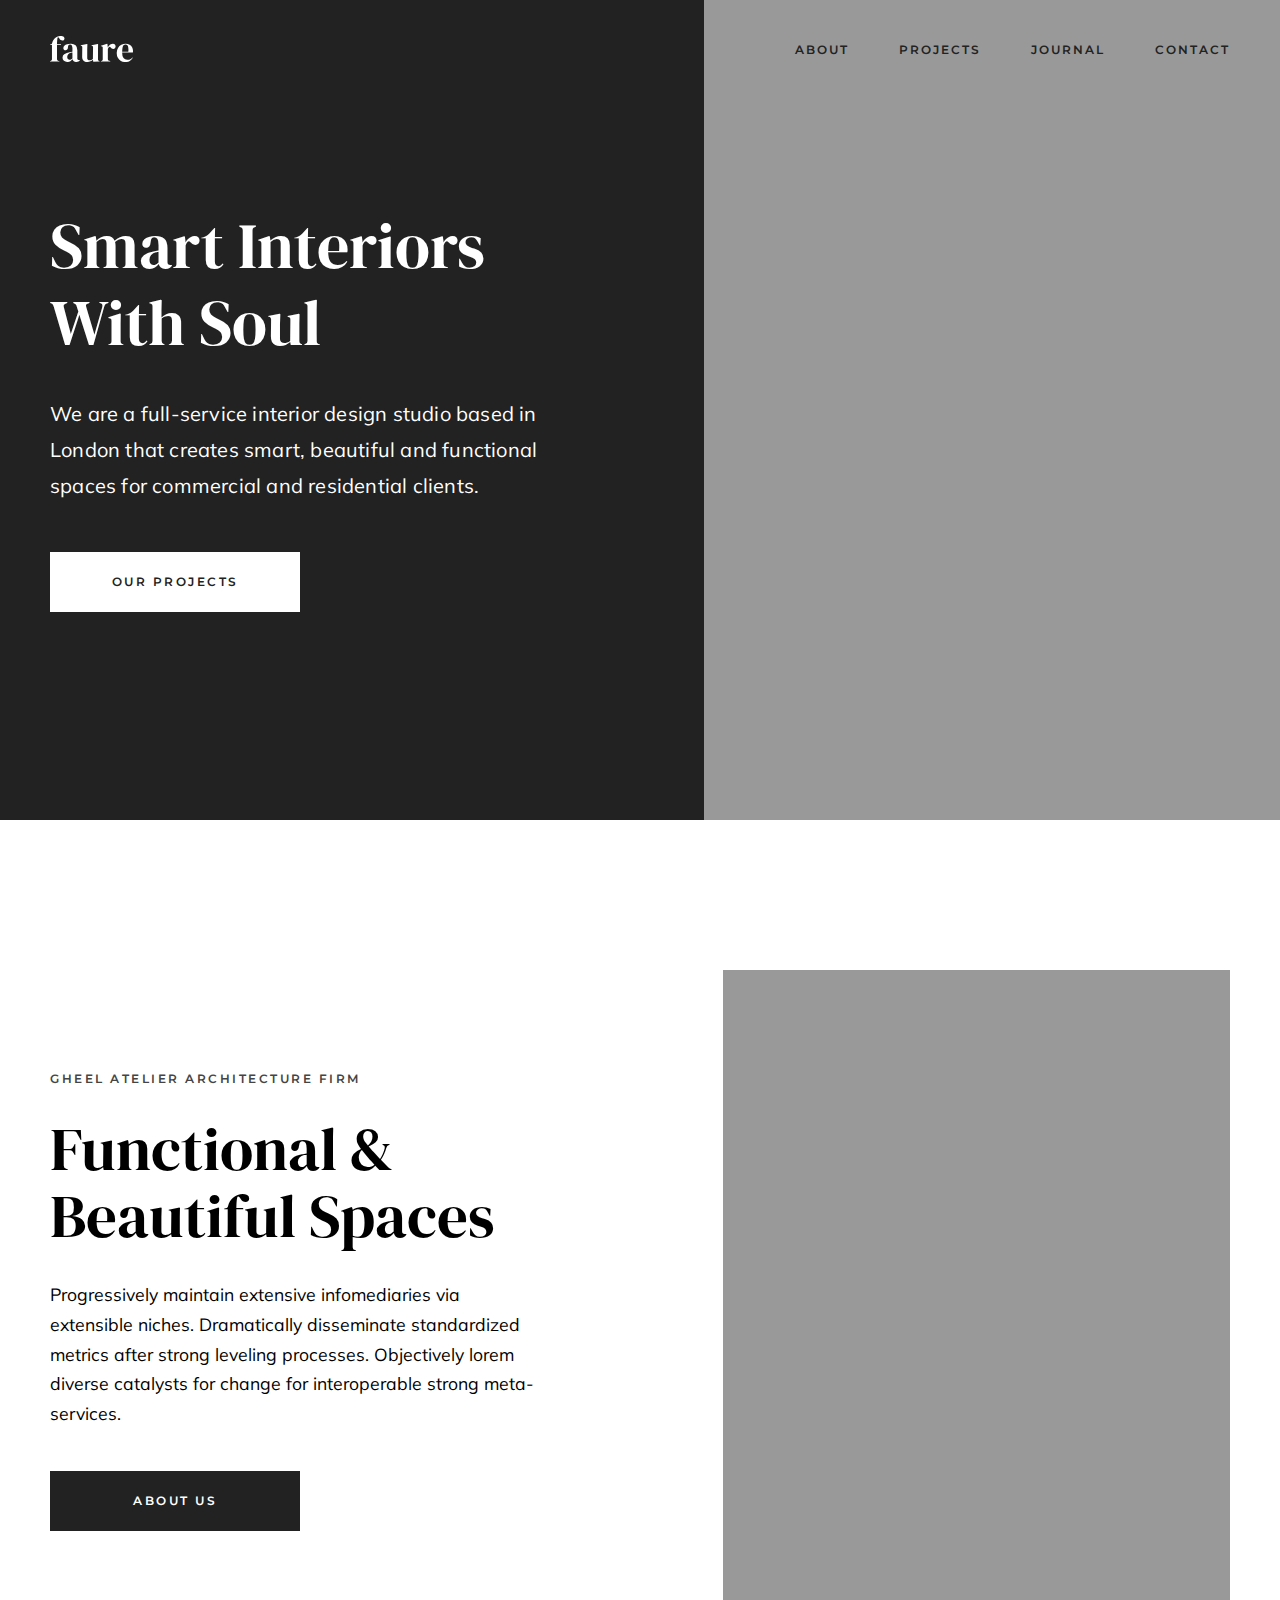
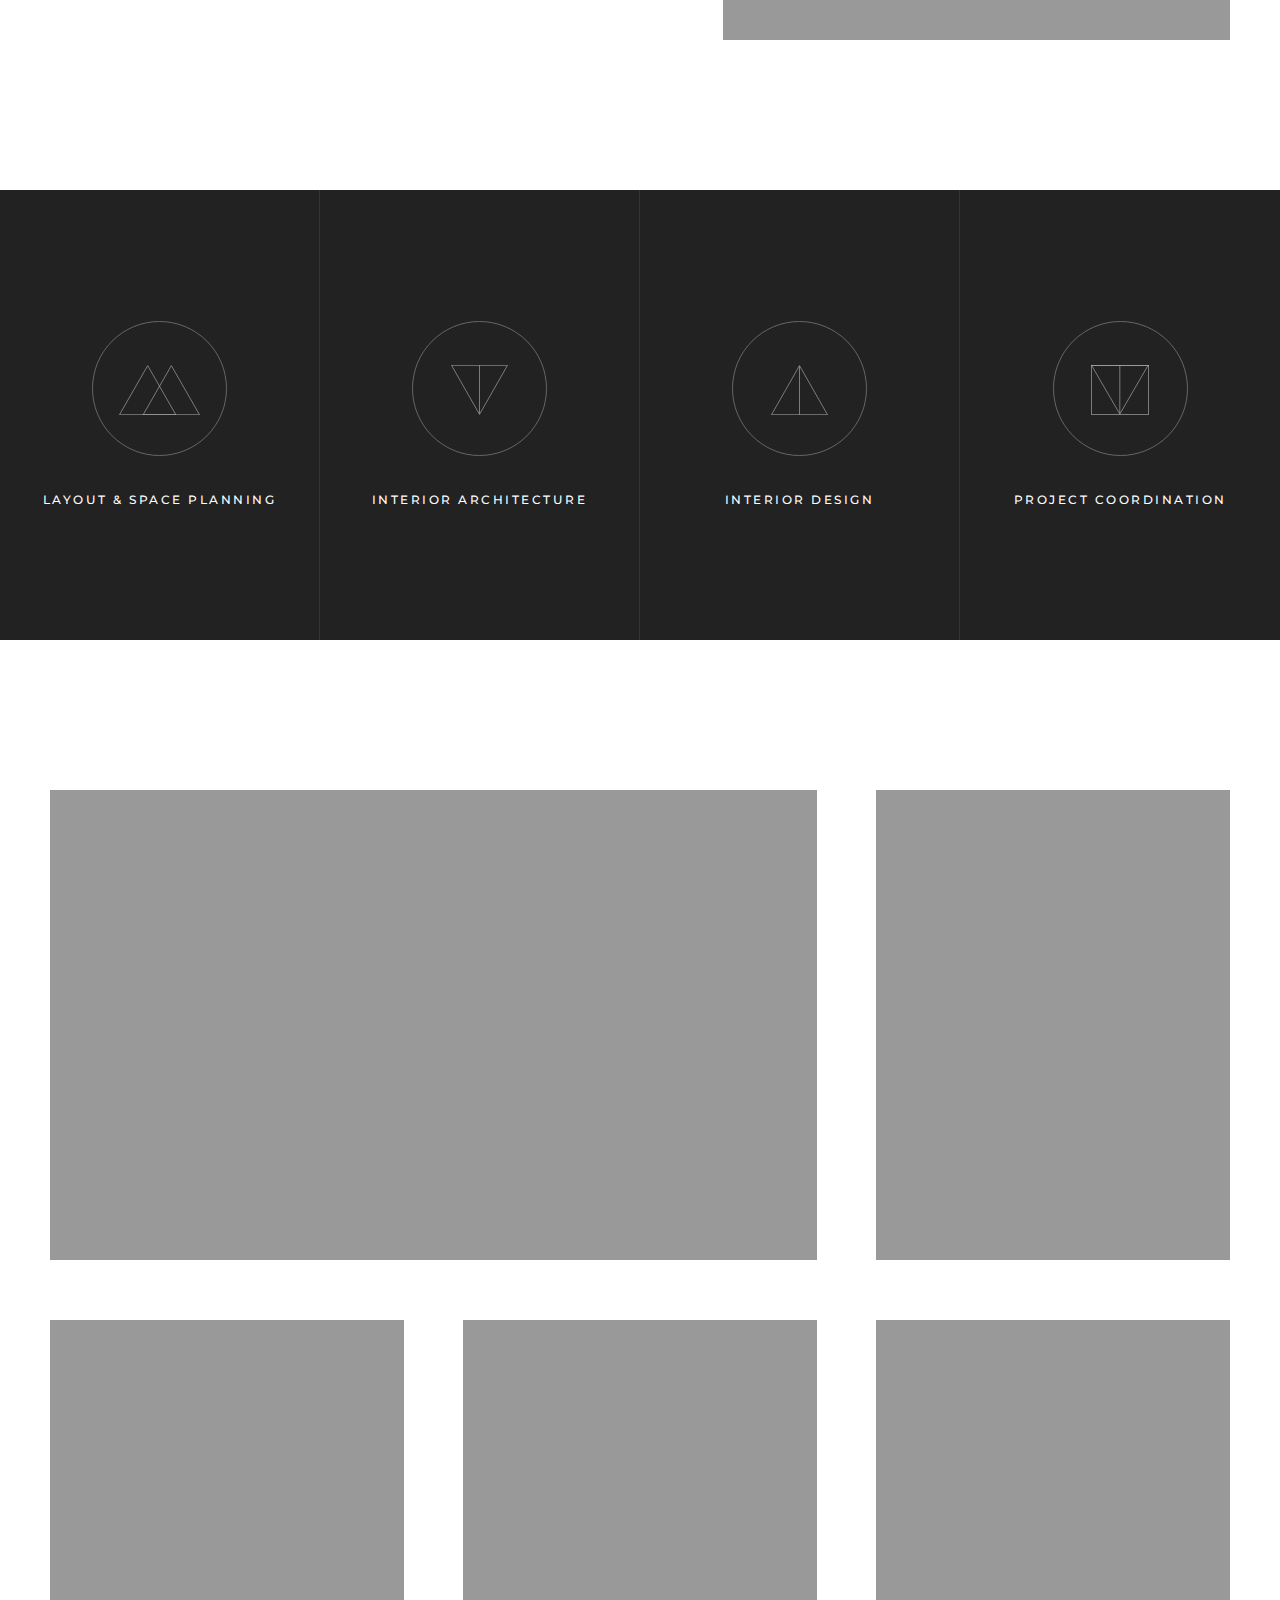
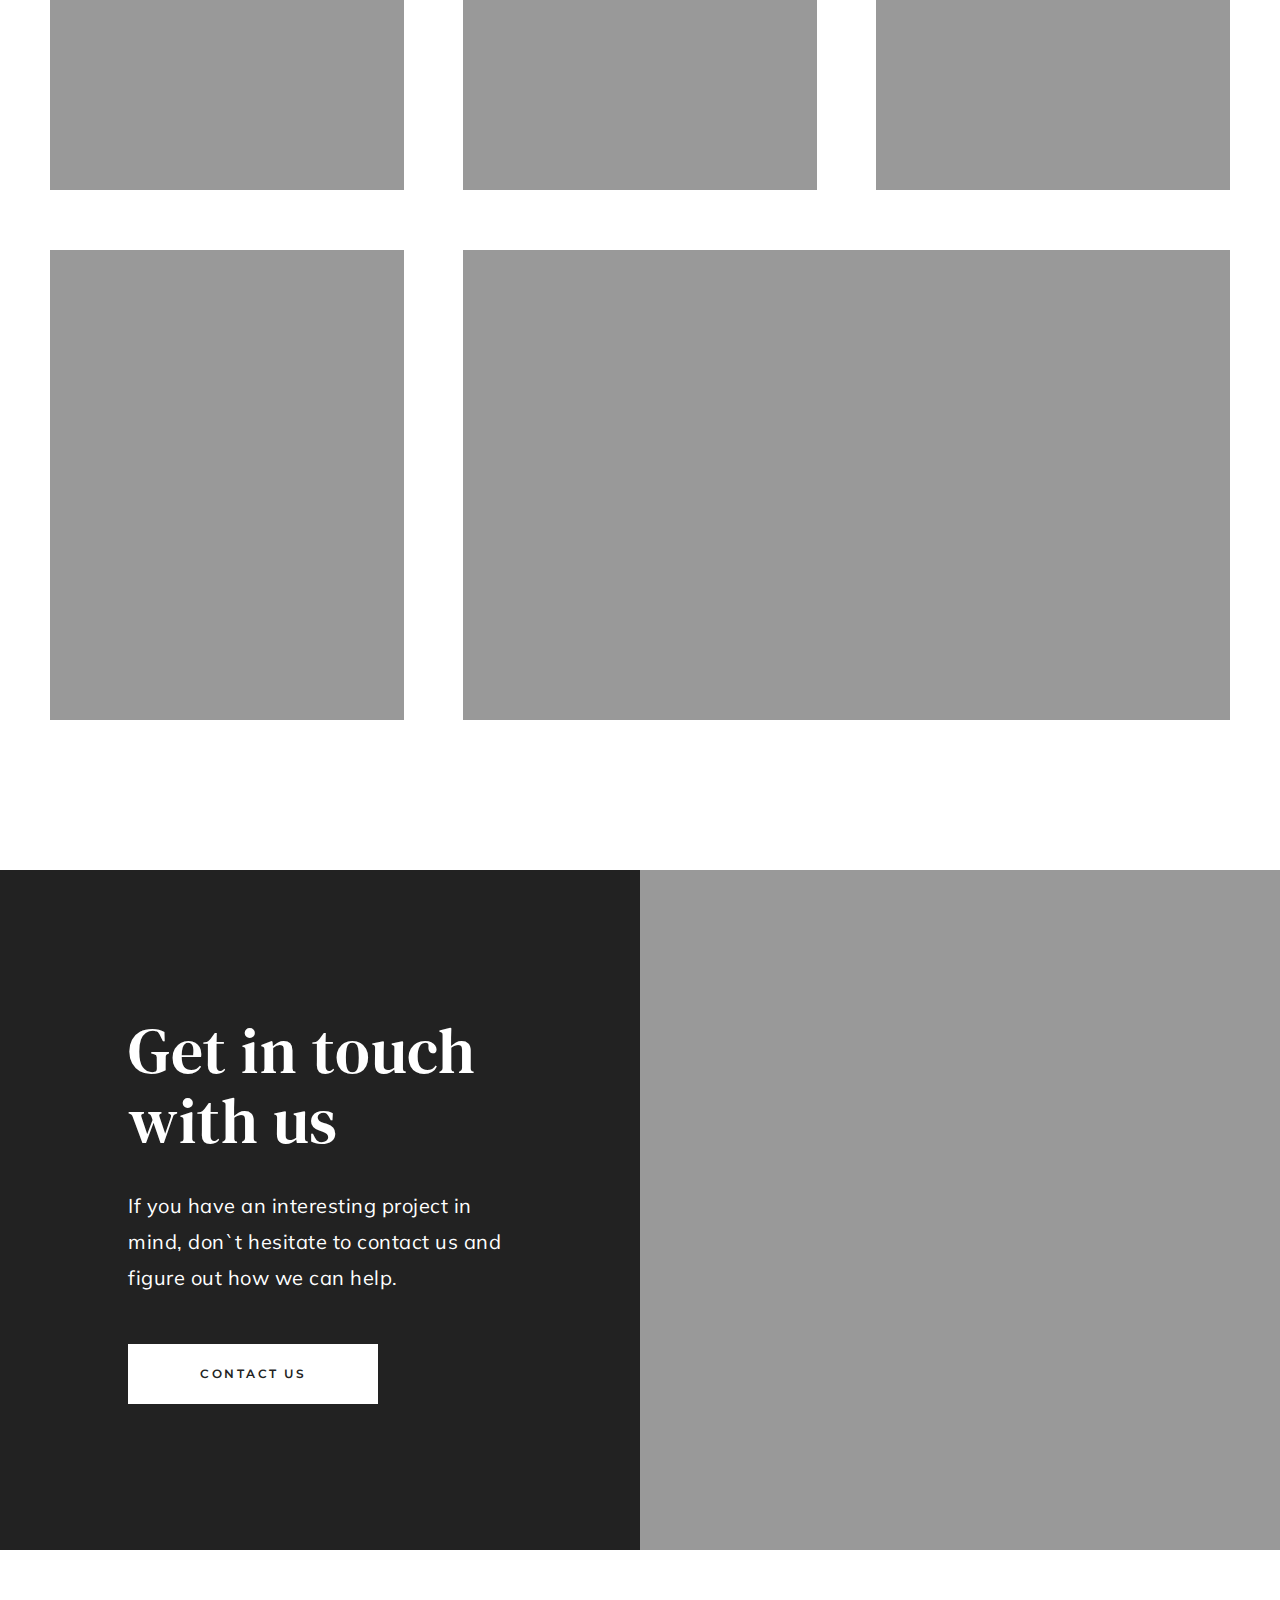
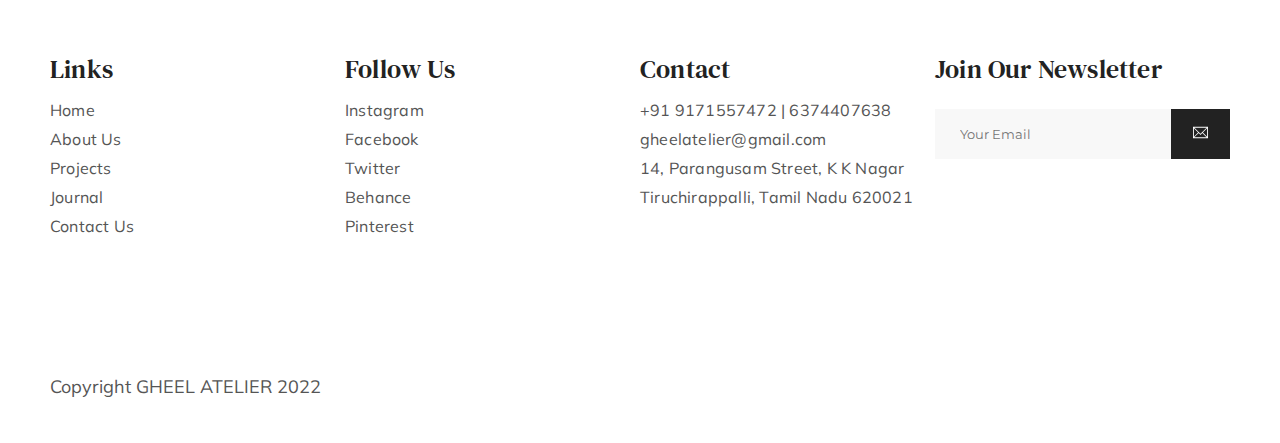
<file: index.html>
<!DOCTYPE html>
<html lang="en">
  <head>
    <!-- Metas -->
    <meta charset="UTF-8" />
    <meta
      name="viewport"
      content="width=device-width, initial-scale=1.0, maximum-scale=1.0, user-scalable=0"
    />
    <title>GHEEL ATELIER &amp; Architecture Firm</title>
    <meta name="description" content="GHEEL ATELIER &amp; Architecture Firm" />

    <!-- External CSS -->
    <link rel="stylesheet" href="assets/css/themify-icons.css" />

    <!-- Custom CSS -->
    <link rel="stylesheet" href="assets/css/main.css" />
    <link rel="stylesheet" href="assets/css/colors.css" />
    <link rel="stylesheet" href="assets/css/responsive.css" />

    <!-- Google Fonts -->
    <link
      href="https://fonts.googleapis.com/css?family=DM+Serif+Display%7CDM+Serif+Text%7CMontserrat:400,500,600%7CMuli:400,600,700&display=swap"
      rel="stylesheet"
    />

    <!-- Favicon -->
    <link rel="icon" href="assets/img/favicon.png" />
  </head>
  <body>
    <!-- ========== Main ========== -->

    <main>
      <div class="main-hero">
        <!-- ========== Header ========== -->

        <header class="header">
          <div class="container">
            <a href="index.html">
              <img
                src="assets/img/logo-white.svg"
                alt="Faure Logo"
                class="logo"
              />
            </a>

            <a href="#" class="open-nav open-nav-inverse"><i></i></a>

            <nav class="navigation">
              <ul>
                <li><a href="about.html">about</a></li>
                <li><a href="projects.html">projects</a></li>
                <li><a href="journal.html">journal</a></li>
                <li><a href="contact.html">contact</a></li>
              </ul>
            </nav>
            <!-- /.navigation -->

            <div class="clearfix"></div>
          </div>
          <!-- /.container -->
        </header>
        <!-- /.header -->

        <div class="container">
          <div class="block-1">
            <div class="content">
              <h1>
                smart interiors <br />
                with soul
              </h1>
              <p>
                We are a full-service interior design studio based in London
                that creates smart, beautiful and functional spaces for
                commercial and residential clients.
              </p>
              <a href="projects.html" class="btn-inverse">our projects</a>
            </div>
          </div>
        </div>
        <!-- /.container -->

        <div class="main-hero-image"></div>

        <div class="clearfix"></div>
      </div>
      <!-- /.main-hero -->

      <div class="about-us">
        <div class="container">
          <div class="block-1">
            <div class="content">
              <h3>gheel atelier architecture firm</h3>
              <h2>
                functional &amp;<br />
                beautiful spaces
              </h2>
              <p>
                Progressively maintain extensive infomediaries via extensible
                niches. Dramatically disseminate standardized metrics after
                strong leveling processes. Objectively lorem diverse catalysts
                for change for interoperable strong meta-services.
              </p>
              <a href="about.html" class="btn">about us</a>
            </div>
          </div>
          <!-- /.block-1 -->

          <div class="block-2">
            <div class="about-image">
              <img src="assets/img/about-image.jpg" alt="" class="img-cover" />
            </div>
          </div>
          <!-- /.block-2 -->

          <div class="clearfix"></div>
        </div>
        <!-- /.container -->
      </div>
      <!-- /.about-us -->

      <div class="services">
        <div class="item">
          <div class="content">
            <div class="icon">
              <i><img src="assets/img/01_icon.svg" alt="" /></i>
            </div>
            <h2>layout &amp; space planning</h2>
          </div>
        </div>

        <div class="item">
          <div class="content">
            <div class="icon">
              <i><img src="assets/img/02_icon.svg" alt="" /></i>
            </div>
            <h2>interior architecture</h2>
          </div>
        </div>

        <div class="item">
          <div class="content">
            <div class="icon">
              <i><img src="assets/img/03_icon.svg" alt="" /></i>
            </div>
            <h2>interior design</h2>
          </div>
        </div>

        <div class="item">
          <div class="content">
            <div class="icon">
              <i><img src="assets/img/04_icon.svg" alt="" /></i>
            </div>
            <h2>project coordination</h2>
          </div>
        </div>

        <div class="clearfix"></div>
      </div>
      <!-- /.services -->

      <div class="featured-works">
        <div class="container">
          <a href="case-study.html">
            <div class="featured-works-item">
              <img
                src="assets/img/image-placeholder.jpg"
                alt=""
                class="img-cover"
              />
              <div class="overlay">
                <div class="content">
                  <span>residenital</span><span>2019</span>
                  <h2>cobble hill house</h2>
                </div>
              </div>
            </div>
          </a>

          <a href="case-study.html">
            <div class="featured-works-item">
              <img
                src="assets/img/image-placeholder.jpg"
                alt=""
                class="img-cover"
              />
              <div class="overlay">
                <div class="content">
                  <span>residenital</span><span>2019</span>
                  <h2>oakstreet guest house</h2>
                </div>
              </div>
            </div>
          </a>

          <a href="case-study.html">
            <div class="featured-works-item">
              <img
                src="assets/img/image-placeholder.jpg"
                alt=""
                class="img-cover"
              />
              <div class="overlay">
                <div class="content">
                  <span>residenital</span><span>2019</span>
                  <h2>etoile penthouse</h2>
                </div>
              </div>
            </div>
          </a>

          <a href="case-study.html">
            <div class="featured-works-item">
              <img
                src="assets/img/image-placeholder.jpg"
                alt=""
                class="img-cover"
              />
              <div class="overlay">
                <div class="content">
                  <span>residenital</span><span>2019</span>
                  <h2>waterhouse residence</h2>
                </div>
              </div>
            </div>
          </a>

          <a href="case-study.html">
            <div class="featured-works-item">
              <img
                src="assets/img/image-placeholder.jpg"
                alt=""
                class="img-cover"
              />
              <div class="overlay">
                <div class="content">
                  <span>residenital</span><span>2019</span>
                  <h2>modern apartment</h2>
                </div>
              </div>
            </div>
          </a>

          <a href="case-study.html">
            <div class="featured-works-item">
              <img
                src="assets/img/image-placeholder.jpg"
                alt=""
                class="img-cover"
              />
              <div class="overlay">
                <div class="content">
                  <span>commercial</span><span>2019</span>
                  <h2>blue moon complex</h2>
                </div>
              </div>
            </div>
          </a>

          <a href="case-study.html">
            <div class="featured-works-item">
              <img
                src="assets/img/image-placeholder.jpg"
                alt=""
                class="img-cover"
              />
              <div class="overlay">
                <div class="content">
                  <span>hotels</span><span>2019</span>
                  <h2>jourdain hotel</h2>
                </div>
              </div>
            </div>
          </a>

          <div class="clearfix"></div>
        </div>
        <!-- /.container -->
      </div>
      <!-- /.featured-works -->

      <div class="contact-us">
        <div class="block-1">
          <div class="content">
            <h2>Get in touch with us</h2>
            <p>
              If you have an interesting project in mind, don`t hesitate to
              contact us and figure out how we can help.
            </p>
            <a href="contact.html" class="btn-inverse">contact us</a>
          </div>
        </div>

        <div class="block-2"></div>

        <div class="clearfix"></div>
      </div>
      <!-- /.contact-us -->
    </main>
    <!-- /main -->

    <!-- ========== Footer ========== -->

    <footer>
      <div class="container">
        <div class="footer-details">
          <ul>
            <li>links</li>
            <li><a href="index.html">home</a></li>
            <li><a href="about.html">about us</a></li>
            <li><a href="projects.html">projects</a></li>
            <li><a href="journal.html">journal</a></li>
            <li><a href="contact.html">contact us</a></li>
          </ul>
        </div>

        <div class="footer-details">
          <ul>
            <li>follow us</li>
            <li>
              <a
                href="https://www.instagram.com/amirthanandhini/"
                target="_blank"
                >instagram</a
              >
            </li>
            <li>
              <a href="https://www.facebook.com/gheelatelier" target="_blank"
                >facebook</a
              >
            </li>
            <li><a href="#">twitter</a></li>
            <li><a href="#">behance</a></li>
            <li><a href="#">pinterest</a></li>
          </ul>
        </div>

        <div class="footer-details">
          <ul>
            <li>contact</li>
            <li>+91 9171557472 | 6374407638</li>
            <li class="footer-email">
              <a href="mailto:" class="mail-link">gheelatelier@gmail.com</a>
            </li>
            <li>14, Parangusam Street, K K Nagar</li>
            <li>Tiruchirappalli, Tamil Nadu 620021</li>
          </ul>
        </div>

        <div class="footer-details">
          <ul>
            <li>join our newsletter</li>
            <li>
              <form class="subscribe-form" action="#">
                <input type="email" placeholder="Your Email" required />
                <button type="submit">
                  <img src="assets/img/email.svg" alt="" />
                </button>
              </form>
              <div class="clearfix"></div>
            </li>
          </ul>
        </div>

        <div class="clearfix"></div>

        <p class="copyright">
          copyright <i class="far fa-copyright"></i> GHEEL ATELIER 2022
        </p>
      </div>
      <!-- /.container -->
    </footer>
    <!-- /.footer -->

    <!-- ========== Responsive Navigation ========== -->

    <div class="responsive-nav-container">
      <a href="#" class="close-nav"><i class="ti-close"></i></a>

      <nav class="responsive-nav">
        <ul>
          <li><a href="index.html">home</a></li>
          <li><a href="about.html">about</a></li>
          <li><a href="projects.html">projects</a></li>
          <li><a href="journal.html">journal</a></li>
          <li><a href="contact.html">contact</a></li>
        </ul>
      </nav>
      <!-- /.responsive-nav -->

      <ul class="social-links">
        <li><a href="#">facebook</a></li>
        <li><a href="#">twitter</a></li>
        <li><a href="#">instagram</a></li>
        <li><a href="#">behance</a></li>
      </ul>
    </div>
    <!-- /.responsive-nav-container -->

    <script src="assets/js/main.js"></script>
  </body>
</html>
</file>
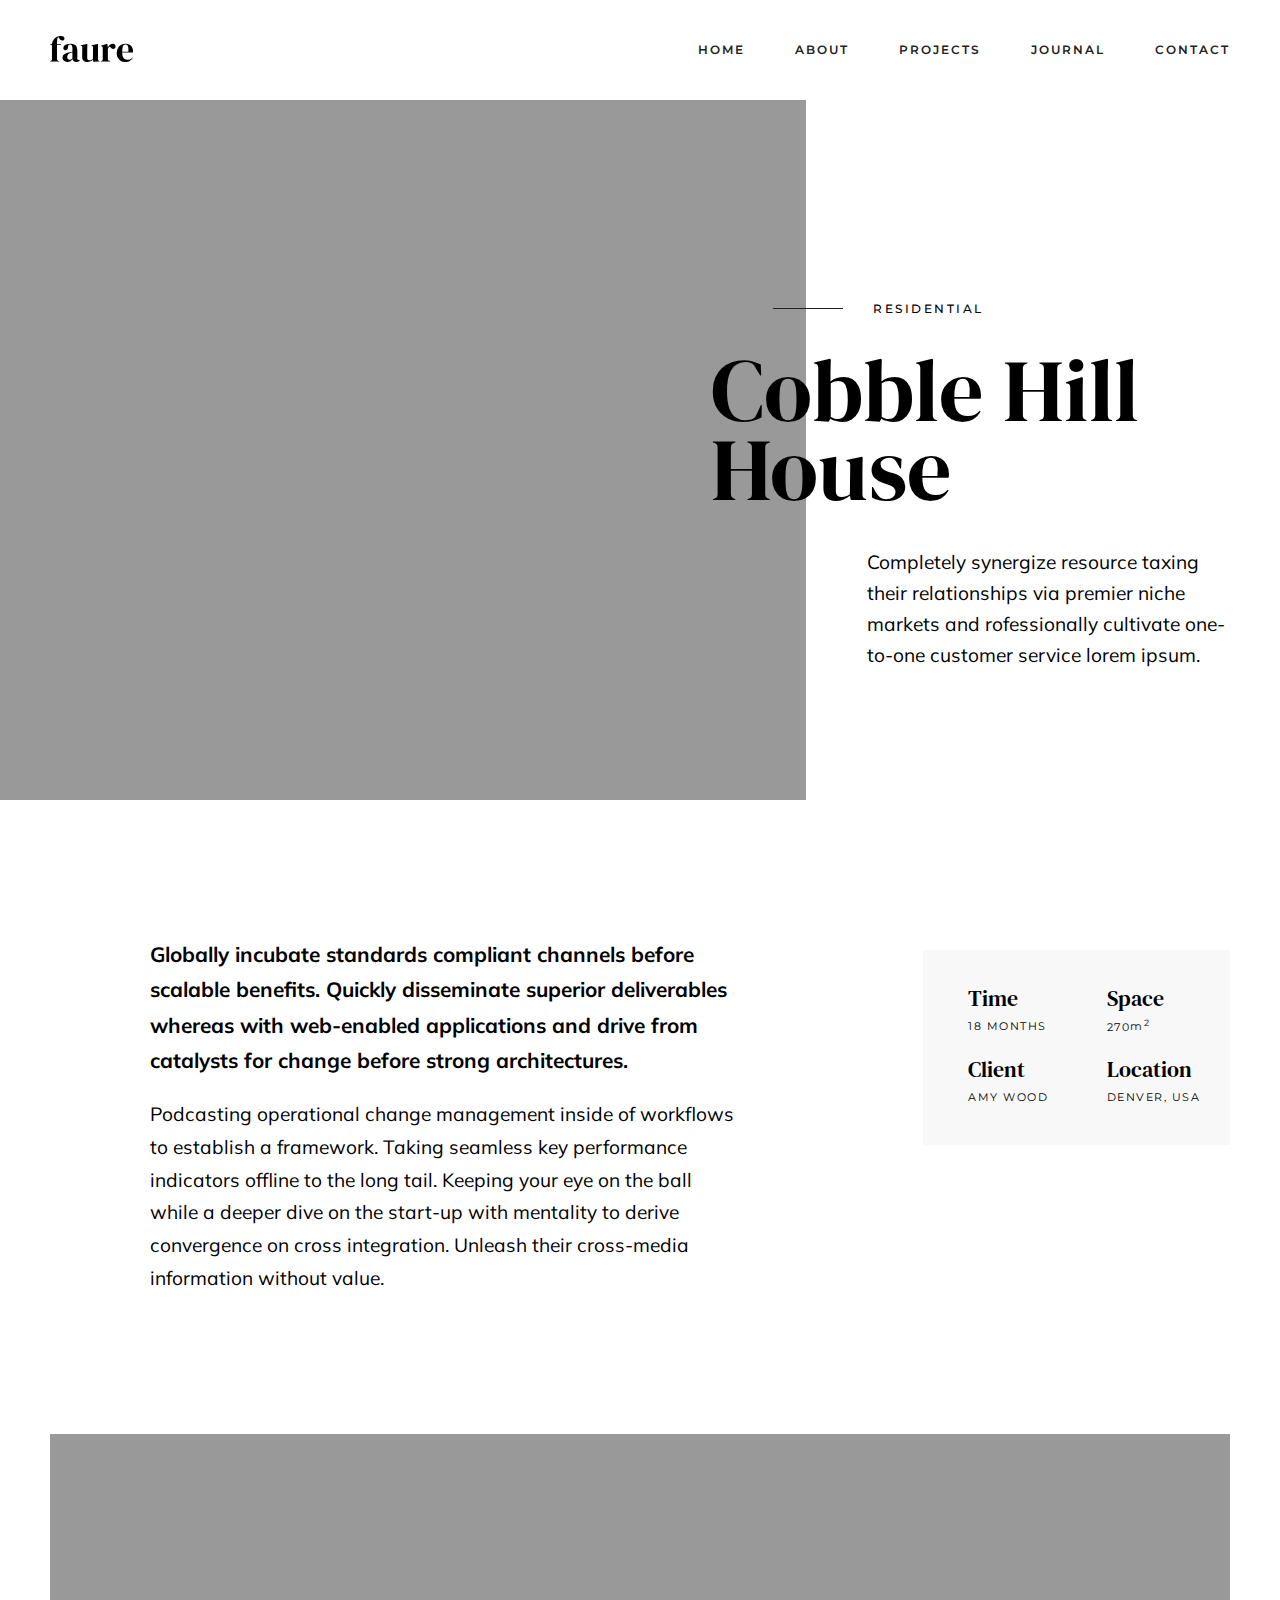
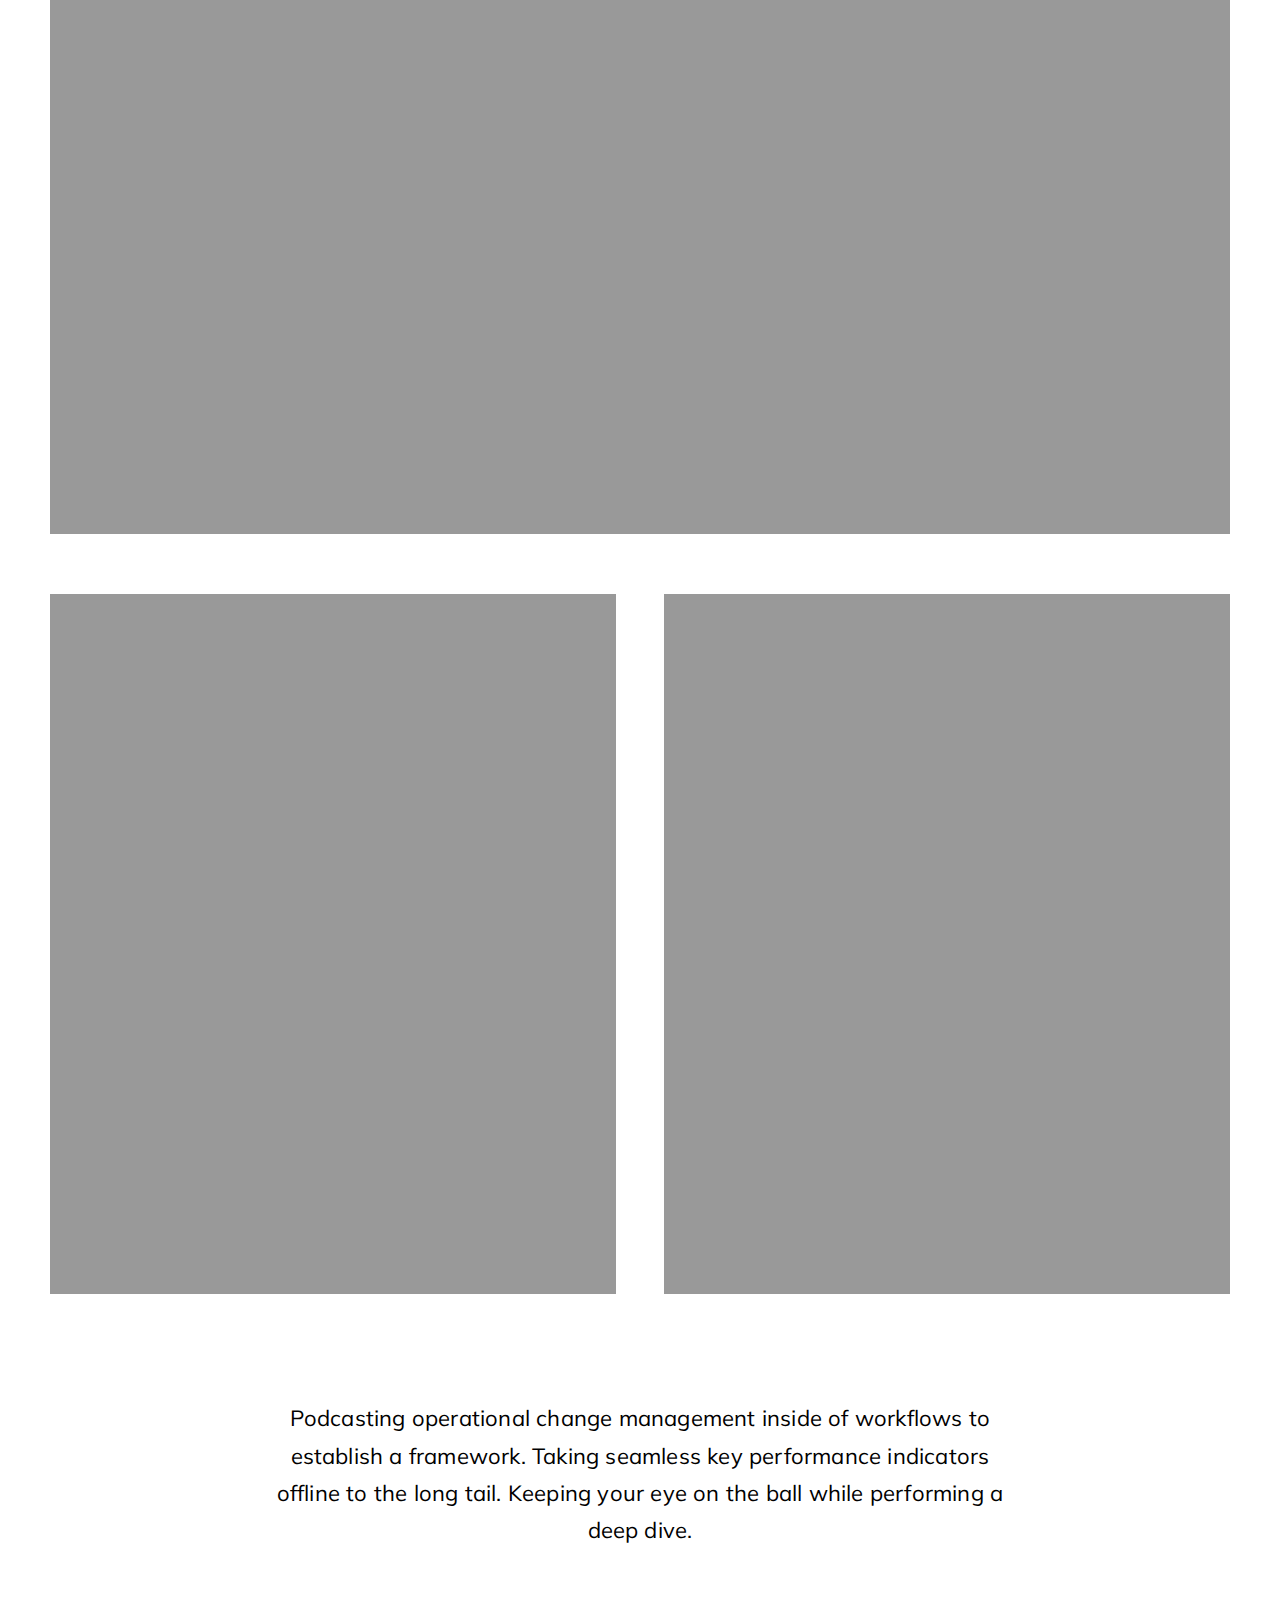
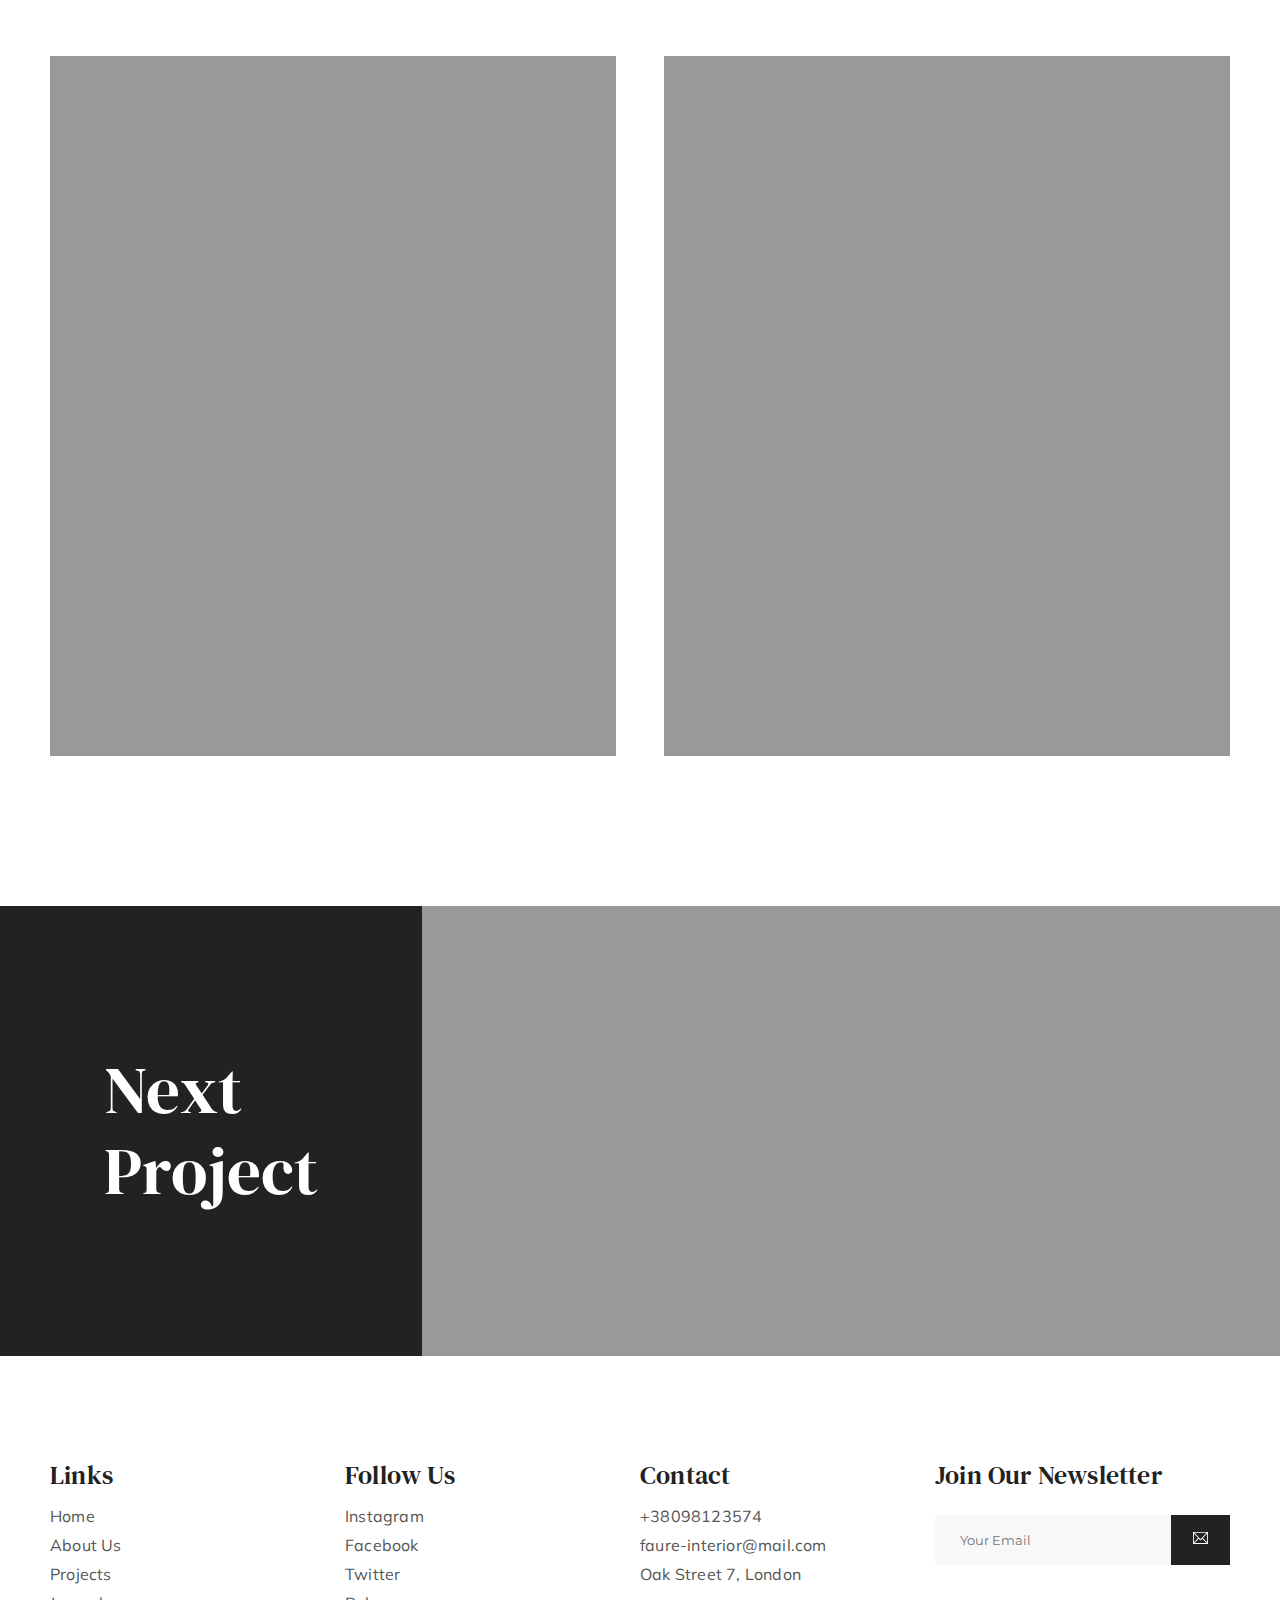
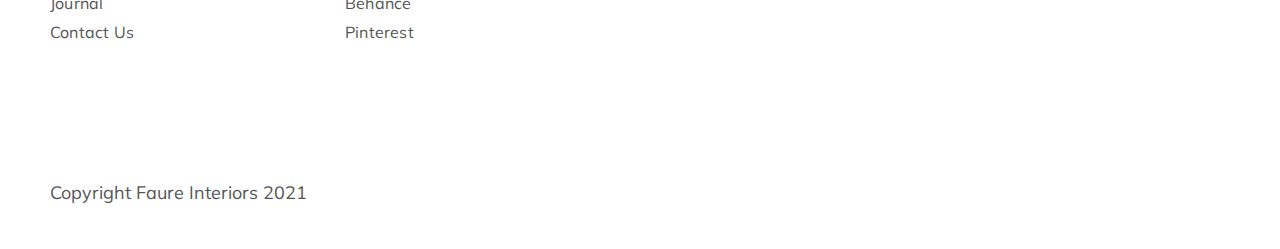
<file: case-study.html>
<!DOCTYPE html>
<html lang="en">
<head>
	<!-- Metas -->
	<meta charset="UTF-8">
	<meta name="viewport" content="width=device-width, initial-scale=1.0, maximum-scale=1.0, user-scalable=0">
	<title>Faure - Interior &amp; Architecture Agency HTML Template</title>
	<meta name="description" content="Faure - Interior &amp; Architecture Agency HTML Template">

	<!-- External CSS -->
	<link rel="stylesheet" href="assets/css/themify-icons.css">
	
	<!-- Custom CSS -->
	<link rel="stylesheet" href="assets/css/main.css">
	<link rel="stylesheet" href="assets/css/colors.css">
	<link rel="stylesheet" href="assets/css/responsive.css">

	<!-- Google Fonts -->
	<link href="https://fonts.googleapis.com/css?family=DM+Serif+Display%7CDM+Serif+Text%7CMontserrat:400,500%7CMuli:400,600,700&display=swap" rel="stylesheet">


	<!-- Favicon -->
	<link rel="icon" href="assets/img/favicon.png">
</head>
<body class="case-study">

	<!-- ========== Header ========== -->
	
	<header class="header">
		
		<div class="container">
			
			<a href="index.html">
				<img src="assets/img/logo.svg" alt="Faure Logo" class="logo">
			</a>

			<a href="#" class="open-nav"><i></i></a>

			<nav class="navigation">
				
				<ul>
					<li><a href="index.html">home</a></li>
					<li><a href="about.html">about</a></li>
					<li><a href="projects.html">projects</a></li>
					<li><a href="journal.html">journal</a></li>
					<li><a href="contact.html">contact</a></li>
				</ul>

			</nav> <!-- /.navigation -->

			<div class="clearfix"></div>

		</div> <!-- /.container -->

	</header> <!-- /.header -->

	<!-- ========== Main ========== -->

	<main>
		
		<div class="hero">
	
			<div class="container">

				<div class="content">
					<h2>residential</h2>
					<h1>cobble hill house</h1>
					<p>Completely synergize resource taxing their relationships via premier niche markets and rofessionally cultivate one-to-one customer service lorem ipsum.</p>
				</div>

				<div class="img-placeholder"></div>

				<div class="clearfix"></div>

			</div> <!-- /.container -->

		</div> <!-- /.hero -->

		<div class="container">
			
			<div class="info">
				<p>Globally incubate standards compliant channels before scalable benefits. Quickly disseminate superior deliverables whereas with web-enabled applications and drive from catalysts for change before strong architectures.</p>
				<p>Podcasting operational change management inside of workflows to establish a framework. Taking seamless key performance indicators offline to the long tail. Keeping your eye on the ball while a deeper dive on the start-up with mentality to derive convergence on cross integration. Unleash their cross-media information without value.</p>
			</div> <!-- /.info -->

			<div class="details">
				
				<ul>
					<li>time<span>18 months</span></li>
					<li>space<span>270<span class="small-letter">m</span><sup>2</sup></span></li>
					<li>client<span>amy wood</span></li>
					<li>location<span>denver, usa</span></li>
				</ul>
				<div class="clearfix"></div>

			</div> <!-- /.details -->

			<div class="clearfix"></div>

			<figure class="case-study-image_1">
				<img src="assets/img/image-placeholder.jpg" alt="" class="img-cover">
			</figure>

			<figure class="case-study-image_2">
				<img src="assets/img/image-placeholder.jpg" alt="" class="img-cover">
			</figure>

			<figure class="case-study-image_3">
				<img src="assets/img/image-placeholder.jpg" alt="" class="img-cover">
			</figure>

			<div class="clearfix"></div>

			<p class="info-2">
				Podcasting operational change management inside of workflows to establish
				a framework. Taking seamless key performance indicators offline to the long tail. Keeping your eye on the ball while performing a deep dive.
			</p>

			<figure class="case-study-image_4">
				<img src="assets/img/image-placeholder.jpg" alt="" class="img-cover">
			</figure>

			<figure class="case-study-image_5">
				<img src="assets/img/image-placeholder.jpg" alt="" class="img-cover">
			</figure>

			<div class="clearfix"></div>

		</div> <!-- /.container -->

		<div class="next-project">
			<header><h2>next <br> project</h2></header>
			<a href="case-study.html">
				<figure class="thumbnail">
					<img src="assets/img/image-placeholder.jpg" alt="" class="img-cover">
				</figure>
			</a>
			<div class="clearfix"></div>
		</div> <!-- /.next-project -->

	</main> <!-- /.case-study -->


	<!-- ========== Footer ========== -->

	<footer>
		
		<div class="container">
			
			<div class="footer-details">
				<ul>
					<li>links</li>
					<li><a href="index.html">home</a></li>
					<li><a href="about.html">about us</a></li>
					<li><a href="projects.html">projects</a></li>
					<li><a href="journal.html">journal</a></li>
					<li><a href="contact.html">contact us</a></li>
				</ul>
			</div>

			<div class="footer-details">
				<ul>
					<li>follow us</li>
					<li><a href="#">instagram</a></li>
					<li><a href="#">facebook</a></li>
					<li><a href="#">twitter</a></li>
					<li><a href="#">behance</a></li>
					<li><a href="#">pinterest</a></li>
				</ul>
			</div>
			
			<div class="footer-details">
				<ul>
					<li>contact</li>
					<li>+38098123574</li>
					<li class="footer-email"><a href="mailto:" class="mail-link">faure-interior@mail.com</a></li>
					<li>Oak Street 7, London</li>
				</ul>
			</div>

			<div class="footer-details">
				<ul>
					<li>join our newsletter</li>
					<li>
						<form class="subscribe-form" action="#">
							<input type="email" placeholder="Your Email" required>
							<button type="submit"><img src="assets/img/email.svg" alt=""></button>
						</form>
						<div class="clearfix"></div>
					</li>
				</ul>
			</div>

			<div class="clearfix"></div>

			<p class="copyright">copyright <i class="far fa-copyright"></i> faure interiors 2021</p>

		</div> <!-- /.container -->

	</footer> <!-- /.footer -->


	<!-- ========== Responsive Navigation ========== -->
	
	<div class="responsive-nav-container">
		
		<a href="#" class="close-nav"><i class="ti-close"></i></a>

		<nav class="responsive-nav">

			<ul>
				<li><a href="index.html">home</a></li>
				<li><a href="about.html">about</a></li>
				<li><a href="projects.html">projects</a></li>
				<li><a href="journal.html">journal</a></li>
				<li><a href="contact.html">contact</a></li>
			</ul>

		</nav> <!-- /.responsive-nav -->

		<ul class="social-links">
			<li><a href="#">facebook</a></li>
			<li><a href="#">twitter</a></li>
			<li><a href="#">instagram</a></li>
			<li><a href="#">behance</a></li>
		</ul>

	</div> <!-- /.responsive-nav-container -->


	<script src="assets/js/main.js"></script>
</body>
</html>
</file>
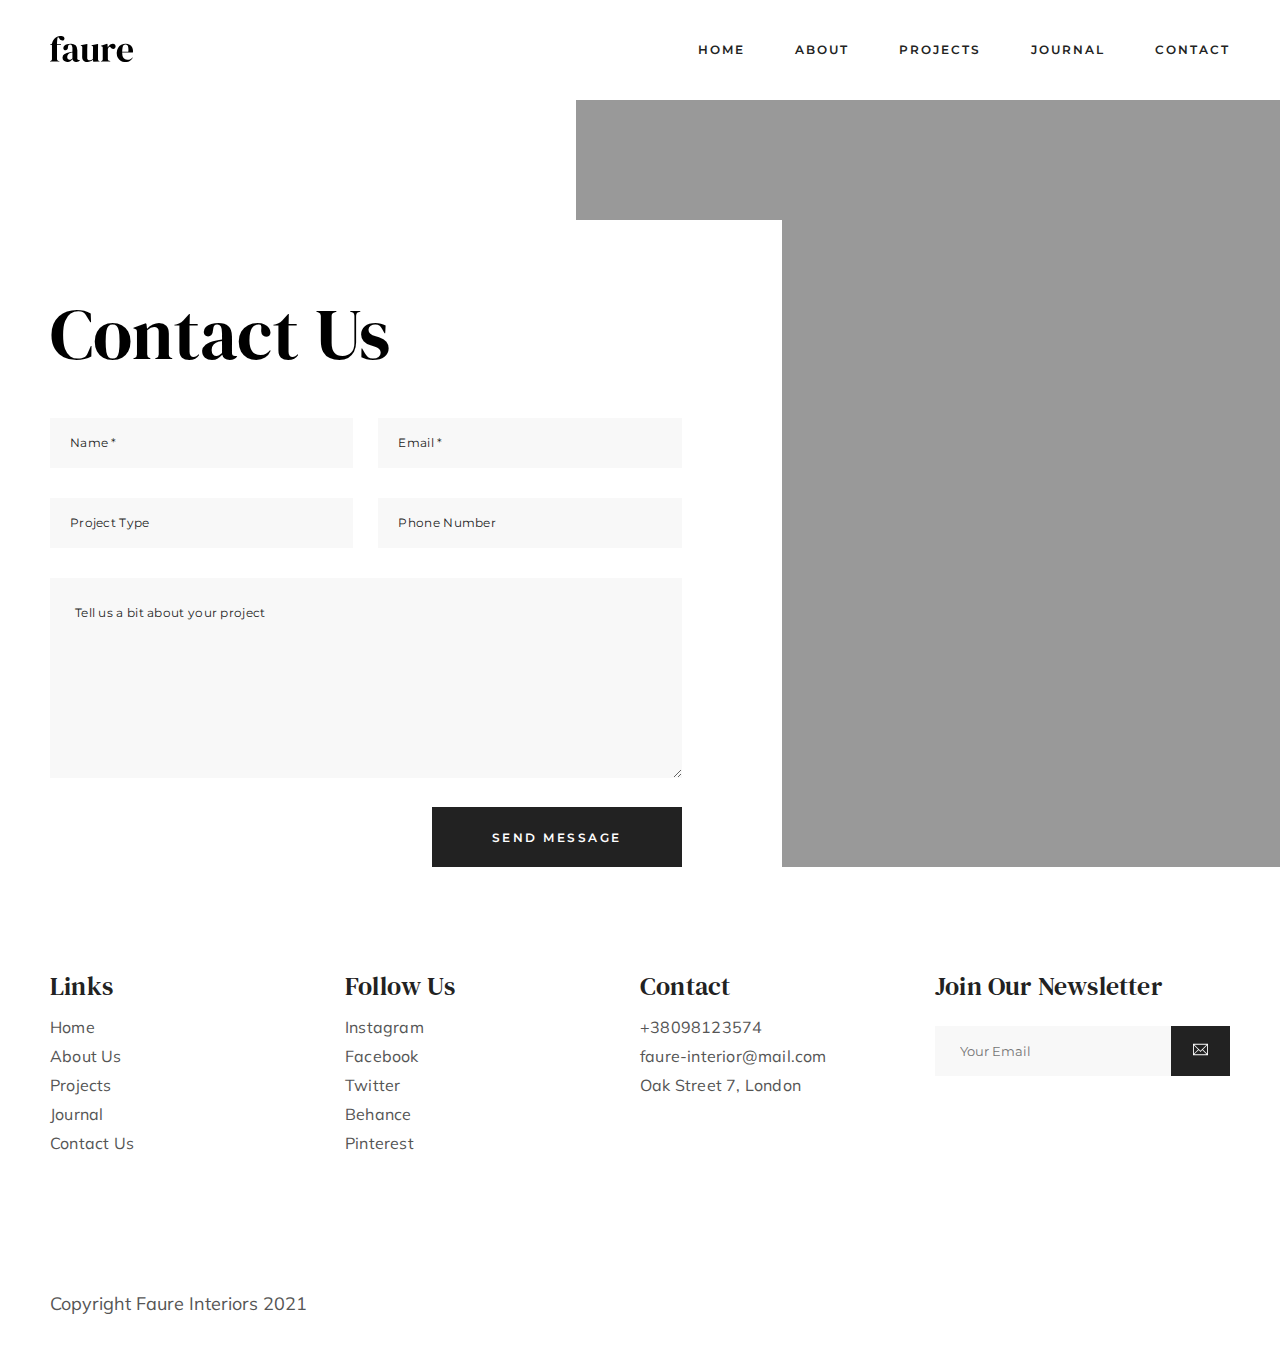
<file: contact.html>
<!DOCTYPE html>
<html lang="en">
<head>
	<!-- Metas -->
	<meta charset="UTF-8">
	<meta name="viewport" content="width=device-width, initial-scale=1.0, maximum-scale=1.0, user-scalable=0">
	<title>Faure - Interior &amp; Architecture Agency HTML Template</title>
	<meta name="description" content="Faure - Interior &amp; Architecture Agency HTML Template">

	<!-- External CSS -->
	<link rel="stylesheet" href="assets/css/themify-icons.css">

	<!-- Custom CSS -->
	<link rel="stylesheet" href="assets/css/main.css">
	<link rel="stylesheet" href="assets/css/colors.css">
	<link rel="stylesheet" href="assets/css/responsive.css">

	<!-- Google Fonts -->
	<link href="https://fonts.googleapis.com/css?family=DM+Serif+Display%7CDM+Serif+Text%7CMontserrat:400,500%7CMuli:400,600,700&display=swap" rel="stylesheet">


	<!-- Favicon -->
	<link rel="icon" href="assets/img/favicon.png">
</head>
<body>

	<!-- ========== Header ========== -->
	
	<header class="header">
		
		<div class="container">
			
			<a href="index.html">
				<img src="assets/img/logo.svg" alt="Faure Logo" class="logo">
			</a>

			<a href="#" class="open-nav"><i></i></a>

			<nav class="navigation">
				
				<ul>
					<li><a href="index.html">home</a></li>
					<li><a href="about.html">about</a></li>
					<li><a href="projects.html">projects</a></li>
					<li><a href="journal.html">journal</a></li>
					<li><a href="contact.html">contact</a></li>
				</ul>

			</nav> <!-- /.navigation -->

			<div class="clearfix"></div>

		</div> <!-- /.container -->

	</header> <!-- /.header -->

	<!-- ========== Main ========== -->

	<main class="contact">

		<div class="contact-image"></div>
					
		<div class="container">
			
			<div class="contact-form-container">
				
				<h1>contact us</h1>

				<form action="#" class="contact-form">
						
					<input name="name" placeholder="Name *" type="text" required>
					<input name="email" placeholder="Email *" type="email" required>
					<input name="project-type" placeholder="Project Type" type="text">
					<input name="phone-number" placeholder="Phone Number" type="tel">
					<textarea name="message" placeholder="Tell us a bit about your project" required></textarea>
					<input type="submit" value="send message" class="btn">
					<div class="clearfix"></div>

				</form> <!-- /.contact-form -->

			</div>

		</div> <!-- /.container -->

		<div class="clearfix"></div>

	</main> <!-- /main -->




	<!-- ========== Footer ========== -->

	<footer>
		
		<div class="container">
			
			<div class="footer-details">
				<ul>
					<li>links</li>
					<li><a href="index.html">home</a></li>
					<li><a href="about.html">about us</a></li>
					<li><a href="projects.html">projects</a></li>
					<li><a href="journal.html">journal</a></li>
					<li><a href="contact.html">contact us</a></li>
				</ul>
			</div>

			<div class="footer-details">
				<ul>
					<li>follow us</li>
					<li><a href="#">instagram</a></li>
					<li><a href="#">facebook</a></li>
					<li><a href="#">twitter</a></li>
					<li><a href="#">behance</a></li>
					<li><a href="#">pinterest</a></li>
				</ul>
			</div>
			
			<div class="footer-details">
				<ul>
					<li>contact</li>
					<li>+38098123574</li>
					<li class="footer-email"><a href="mailto:" class="mail-link">faure-interior@mail.com</a></li>
					<li>Oak Street 7, London</li>
				</ul>
			</div>

			<div class="footer-details">
				<ul>
					<li>join our newsletter</li>
					<li>
						<form class="subscribe-form" action="#">
							<input type="email" placeholder="Your Email" required>
							<button type="submit"><img src="assets/img/email.svg" alt=""></button>
						</form>
						<div class="clearfix"></div>
					</li>
				</ul>
			</div>

			<div class="clearfix"></div>

			<p class="copyright">copyright <i class="far fa-copyright"></i> faure interiors 2021</p>

		</div> <!-- /.container -->

	</footer> <!-- /.footer -->


	<!-- ========== Responsive Navigation ========== -->
	
	<div class="responsive-nav-container">
		
		<a href="#" class="close-nav"><i class="ti-close"></i></a>

		<nav class="responsive-nav">

			<ul>
				<li><a href="index.html">home</a></li>
				<li><a href="about.html">about</a></li>
				<li><a href="projects.html">projects</a></li>
				<li><a href="journal.html">journal</a></li>
				<li><a href="contact.html">contact</a></li>
			</ul>

		</nav> <!-- /.responsive-nav -->

		<ul class="social-links">
			<li><a href="#">facebook</a></li>
			<li><a href="#">twitter</a></li>
			<li><a href="#">instagram</a></li>
			<li><a href="#">behance</a></li>
		</ul>

	</div> <!-- /.responsive-nav-container -->


	<script src="assets/js/main.js"></script>
</body>
</html>
</file>
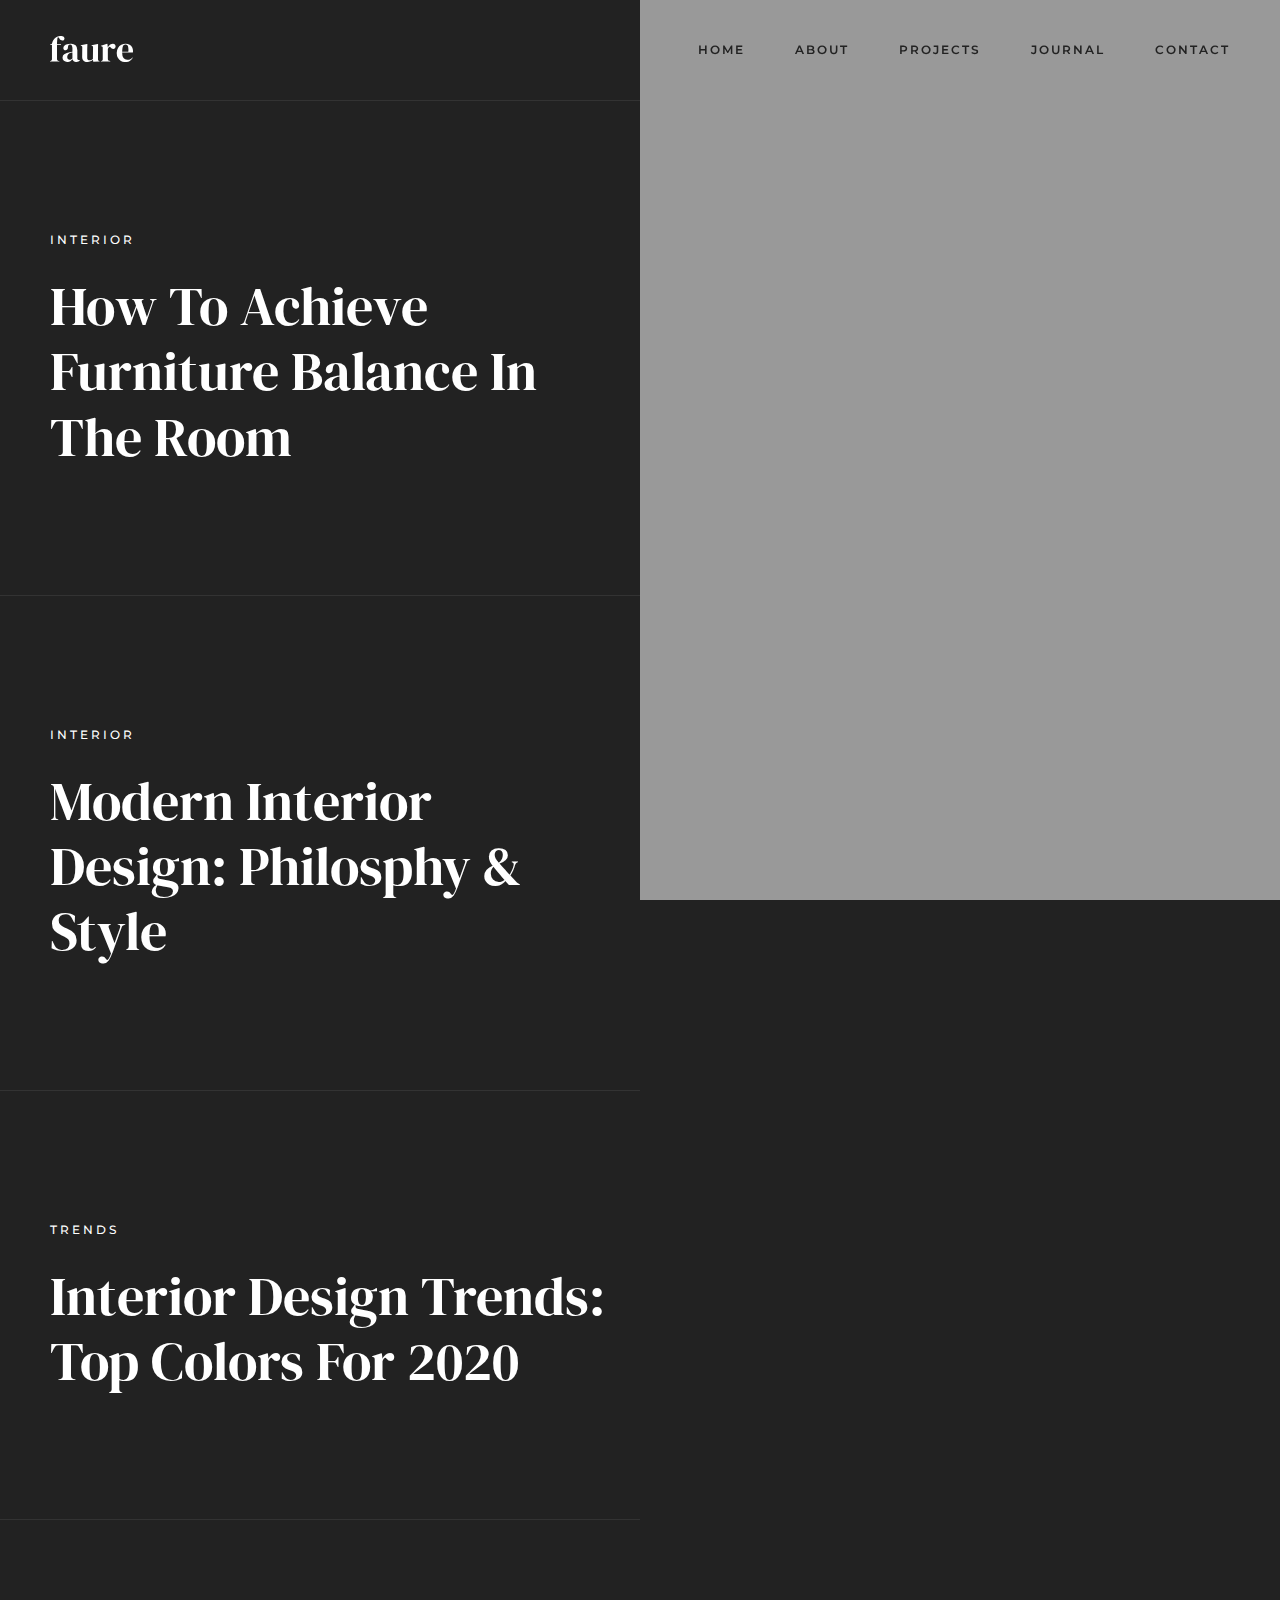
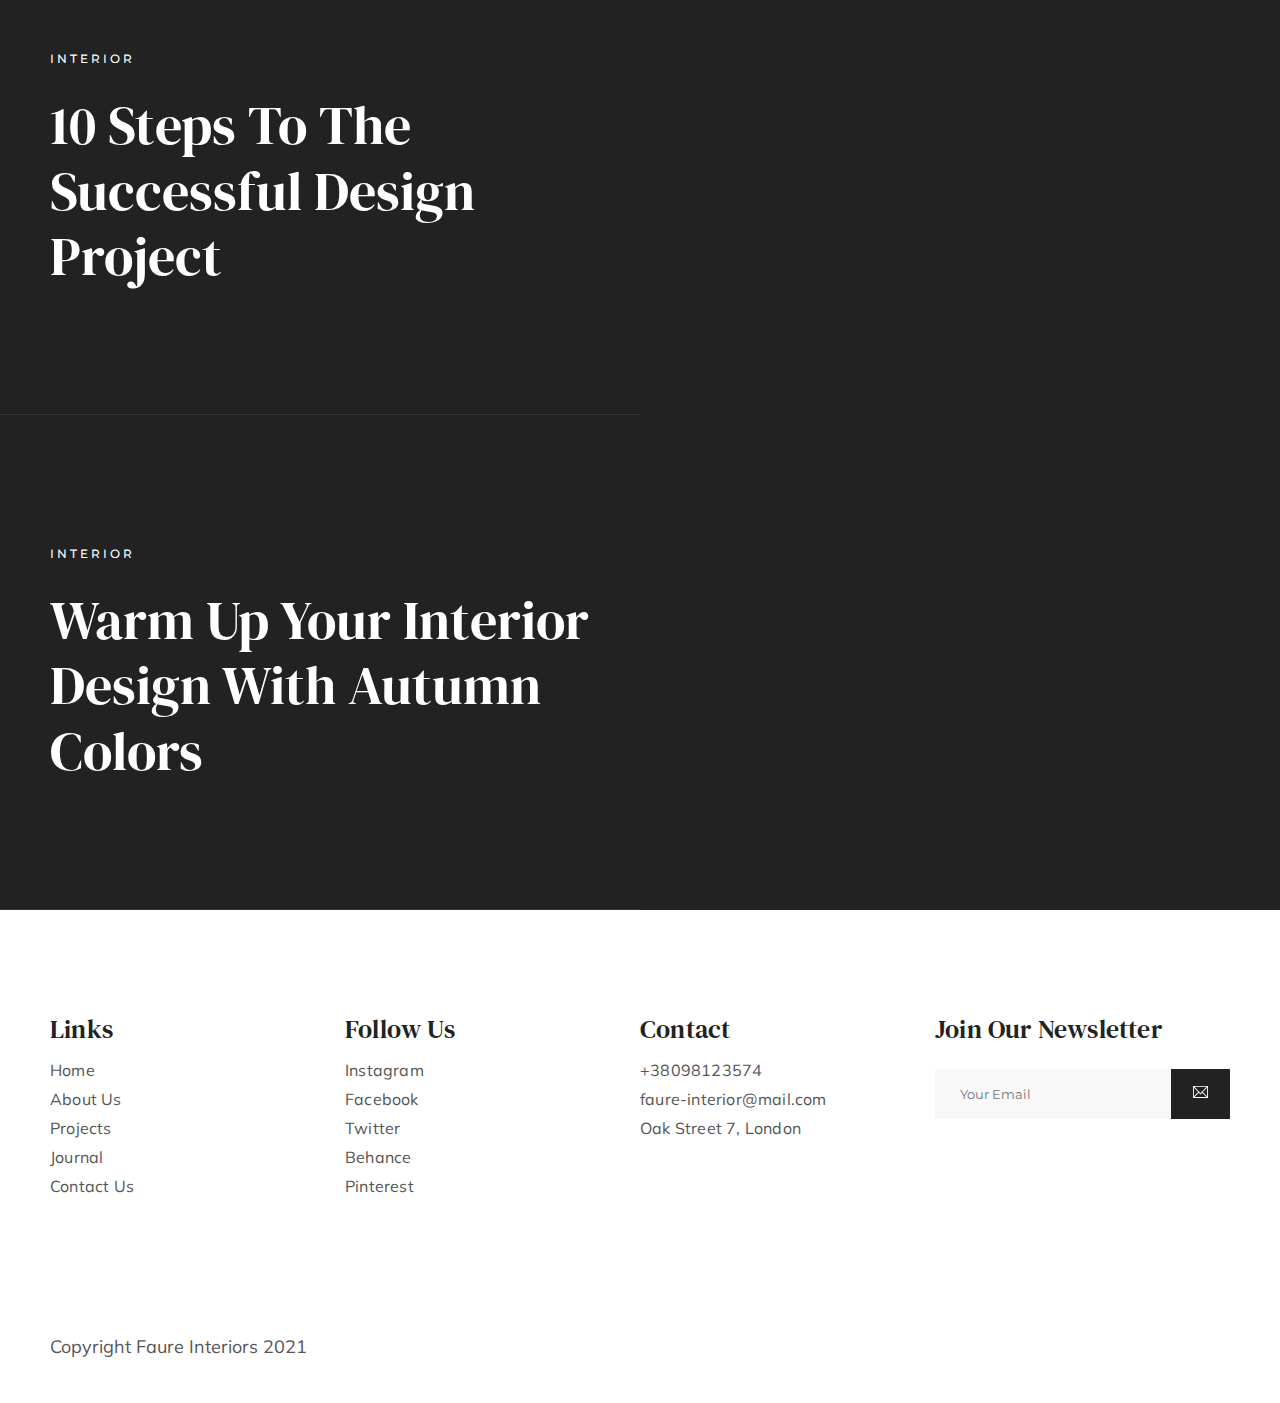
<file: journal.html>
<!DOCTYPE html>
<html lang="en">
<head>
	<!-- Metas -->
	<meta charset="UTF-8">
	<meta name="viewport" content="width=device-width, initial-scale=1.0, maximum-scale=1.0, user-scalable=0">
	<title>Faure - Interior &amp; Architecture Agency HTML Template</title>
	<meta name="description" content="Faure - Interior &amp; Architecture Agency HTML Template">

	<!-- External CSS -->
	<link rel="stylesheet" href="assets/css/themify-icons.css">

	<!-- Custom CSS -->
	<link rel="stylesheet" href="assets/css/main.css">
	<link rel="stylesheet" href="assets/css/colors.css">
	<link rel="stylesheet" href="assets/css/responsive.css">

	<!-- Google Fonts -->
	<link href="https://fonts.googleapis.com/css?family=DM+Serif+Display%7CDM+Serif+Text%7CMontserrat:400,500%7CMuli:400,600,700&display=swap" rel="stylesheet">


	<!-- Favicon -->
	<link rel="icon" href="assets/img/favicon.png">
</head>
<body class="journal">

	<!-- ========== Header ========== -->
	
	<header class="header">
		
		<div class="container-large">
			
			<a href="index.html">
				<img src="assets/img/logo-white.svg" alt="Faure Logo" class="logo">
			</a>

			<a href="#" class="open-nav open-nav-inverse"><i></i></a>

			<nav class="navigation">
				
				<ul>
					<li><a href="index.html">home</a></li>
					<li><a href="about.html">about</a></li>
					<li><a href="projects.html">projects</a></li>
					<li><a href="journal.html">journal</a></li>
					<li><a href="contact.html">contact</a></li>
				</ul>

			</nav> <!-- /.navigation -->

			<div class="clearfix"></div>

		</div> <!-- /.container-large -->

	</header> <!-- /.header -->

	<!-- ========== Main ========== -->

	<main>
		
		<div class="entries-list">
			
			<div class="entry">
				<a href="#" class="entry-category">interior</a>
				<h1 data-entry-link="post-1" class="entry-title"><a href="single-journal-entry.html" class="active">how to achieve furniture balance in the room</a></h1>
			</div> <!-- /.entry -->

			<div class="entry">
				<a href="#" class="entry-category">interior</a>
				<h1 data-entry-link="post-2" class="entry-title"><a href="single-journal-entry.html">modern interior design: philosphy &amp; style</a></h1>
			</div> <!-- /.entry -->

			<div class="entry">
				<a href="#" class="entry-category">trends</a>
				<h1 data-entry-link="post-3" class="entry-title"><a href="single-journal-entry.html">interior design trends: top colors for 2020</a></h1>
			</div> <!-- /.entry -->

			<div class="entry">
				<a href="#" class="entry-category">interior</a>
				<h1 data-entry-link="post-4" class="entry-title"><a href="single-journal-entry.html">10 steps to the successful design project</a></h1>
			</div> <!-- /.entry -->

			<div class="entry">
				<a href="#" class="entry-category">interior</a>
				<h1 data-entry-link="post-5" class="entry-title"><a href="single-journal-entry.html">warm up your interior design with autumn colors</a></h1>
			</div> <!-- /.entry -->
		
		</div> <!-- /.entries-list -->

		<div class="entry-thumbs">
			
			<div data-entry-thumb="post-1" class="entry-thumb active">
				<img src="assets/img/image-placeholder.jpg" alt="" class="img-cover">
			</div>

			<div data-entry-thumb="post-2" class="entry-thumb">
				<img src="assets/img/image-placeholder-3.jpg" alt="" class="img-cover">
			</div>

			<div data-entry-thumb="post-3" class="entry-thumb">
				<img src="assets/img/image-placeholder.jpg" alt="" class="img-cover">
			</div>

			<div data-entry-thumb="post-4" class="entry-thumb">
				<img src="assets/img/image-placeholder-3.jpg" alt="" class="img-cover">
			</div>

			<div data-entry-thumb="post-5" class="entry-thumb">
				<img src="assets/img/image-placeholder.jpg" alt="" class="img-cover">
			</div>

		</div> <!-- /.entry-thumbs -->

	</main> <!-- /main -->


	<!-- ========== Footer ========== -->

	<footer>
		
		<div class="container">
			
			<div class="footer-details">
				<ul>
					<li>links</li>
					<li><a href="index.html">home</a></li>
					<li><a href="about.html">about us</a></li>
					<li><a href="projects.html">projects</a></li>
					<li><a href="journal.html">journal</a></li>
					<li><a href="contact.html">contact us</a></li>
				</ul>
			</div>

			<div class="footer-details">
				<ul>
					<li>follow us</li>
					<li><a href="#">instagram</a></li>
					<li><a href="#">facebook</a></li>
					<li><a href="#">twitter</a></li>
					<li><a href="#">behance</a></li>
					<li><a href="#">pinterest</a></li>
				</ul>
			</div>
			
			<div class="footer-details">
				<ul>
					<li>contact</li>
					<li>+38098123574</li>
					<li class="footer-email"><a href="mailto:" class="mail-link">faure-interior@mail.com</a></li>
					<li>Oak Street 7, London</li>
				</ul>
			</div>

			<div class="footer-details">
				<ul>
					<li>join our newsletter</li>
					<li>
						<form class="subscribe-form" action="#">
							<input type="email" placeholder="Your Email" required>
							<button type="submit"><img src="assets/img/email.svg" alt=""></button>
						</form>
						<div class="clearfix"></div>
					</li>
				</ul>
			</div>

			<div class="clearfix"></div>

			<p class="copyright">copyright <i class="far fa-copyright"></i> faure interiors 2021</p>

		</div> <!-- /.container -->

	</footer> <!-- /.footer -->


	<!-- ========== Responsive Navigation ========== -->
	
	<div class="responsive-nav-container">
		
		<a href="#" class="close-nav"><i class="ti-close"></i></a>

		<nav class="responsive-nav">

			<ul>
				<li><a href="index.html">home</a></li>
				<li><a href="about.html">about</a></li>
				<li><a href="projects.html">projects</a></li>
				<li><a href="journal.html">journal</a></li>
				<li><a href="contact.html">contact</a></li>
			</ul>

		</nav> <!-- /.responsive-nav -->

		<ul class="social-links">
			<li><a href="#">facebook</a></li>
			<li><a href="#">twitter</a></li>
			<li><a href="#">instagram</a></li>
			<li><a href="#">behance</a></li>
		</ul>

	</div> <!-- /.responsive-nav-container -->


	<script src="assets/js/main.js"></script>
</body>
</html>
</file>
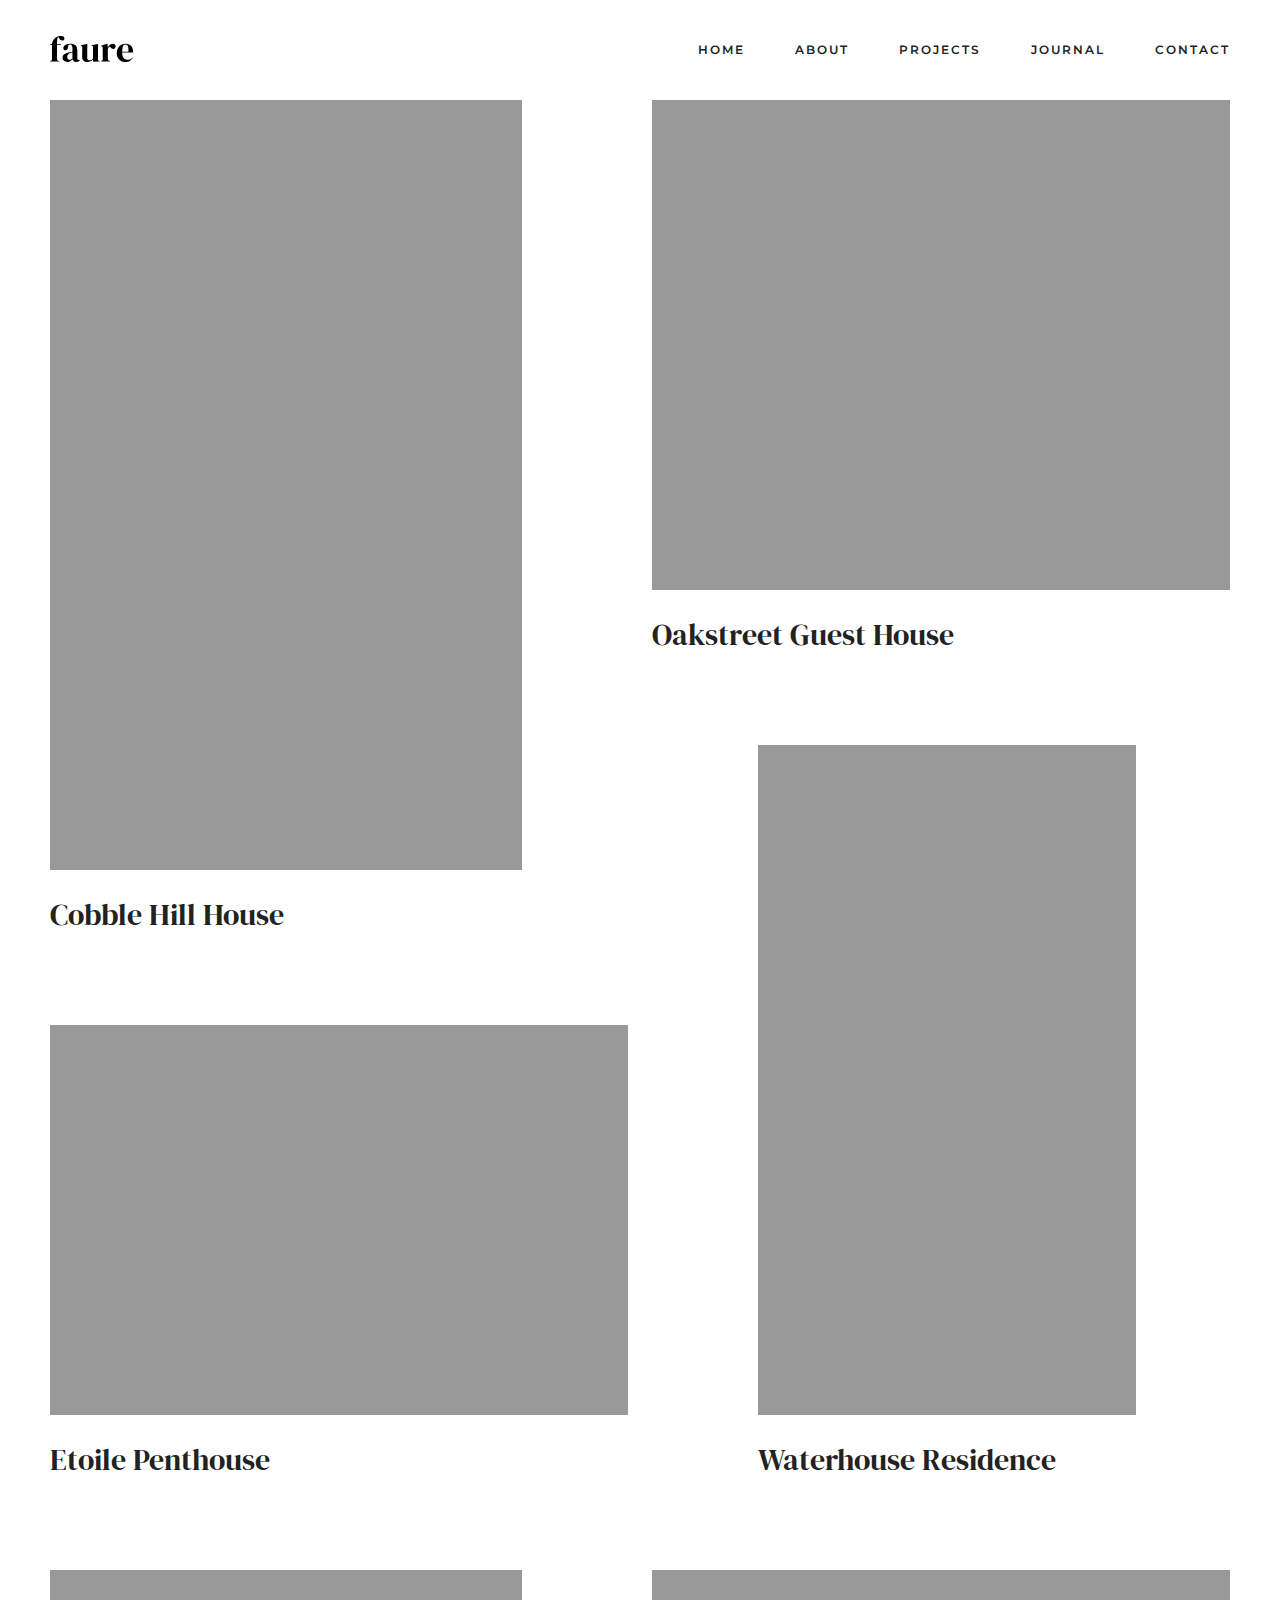
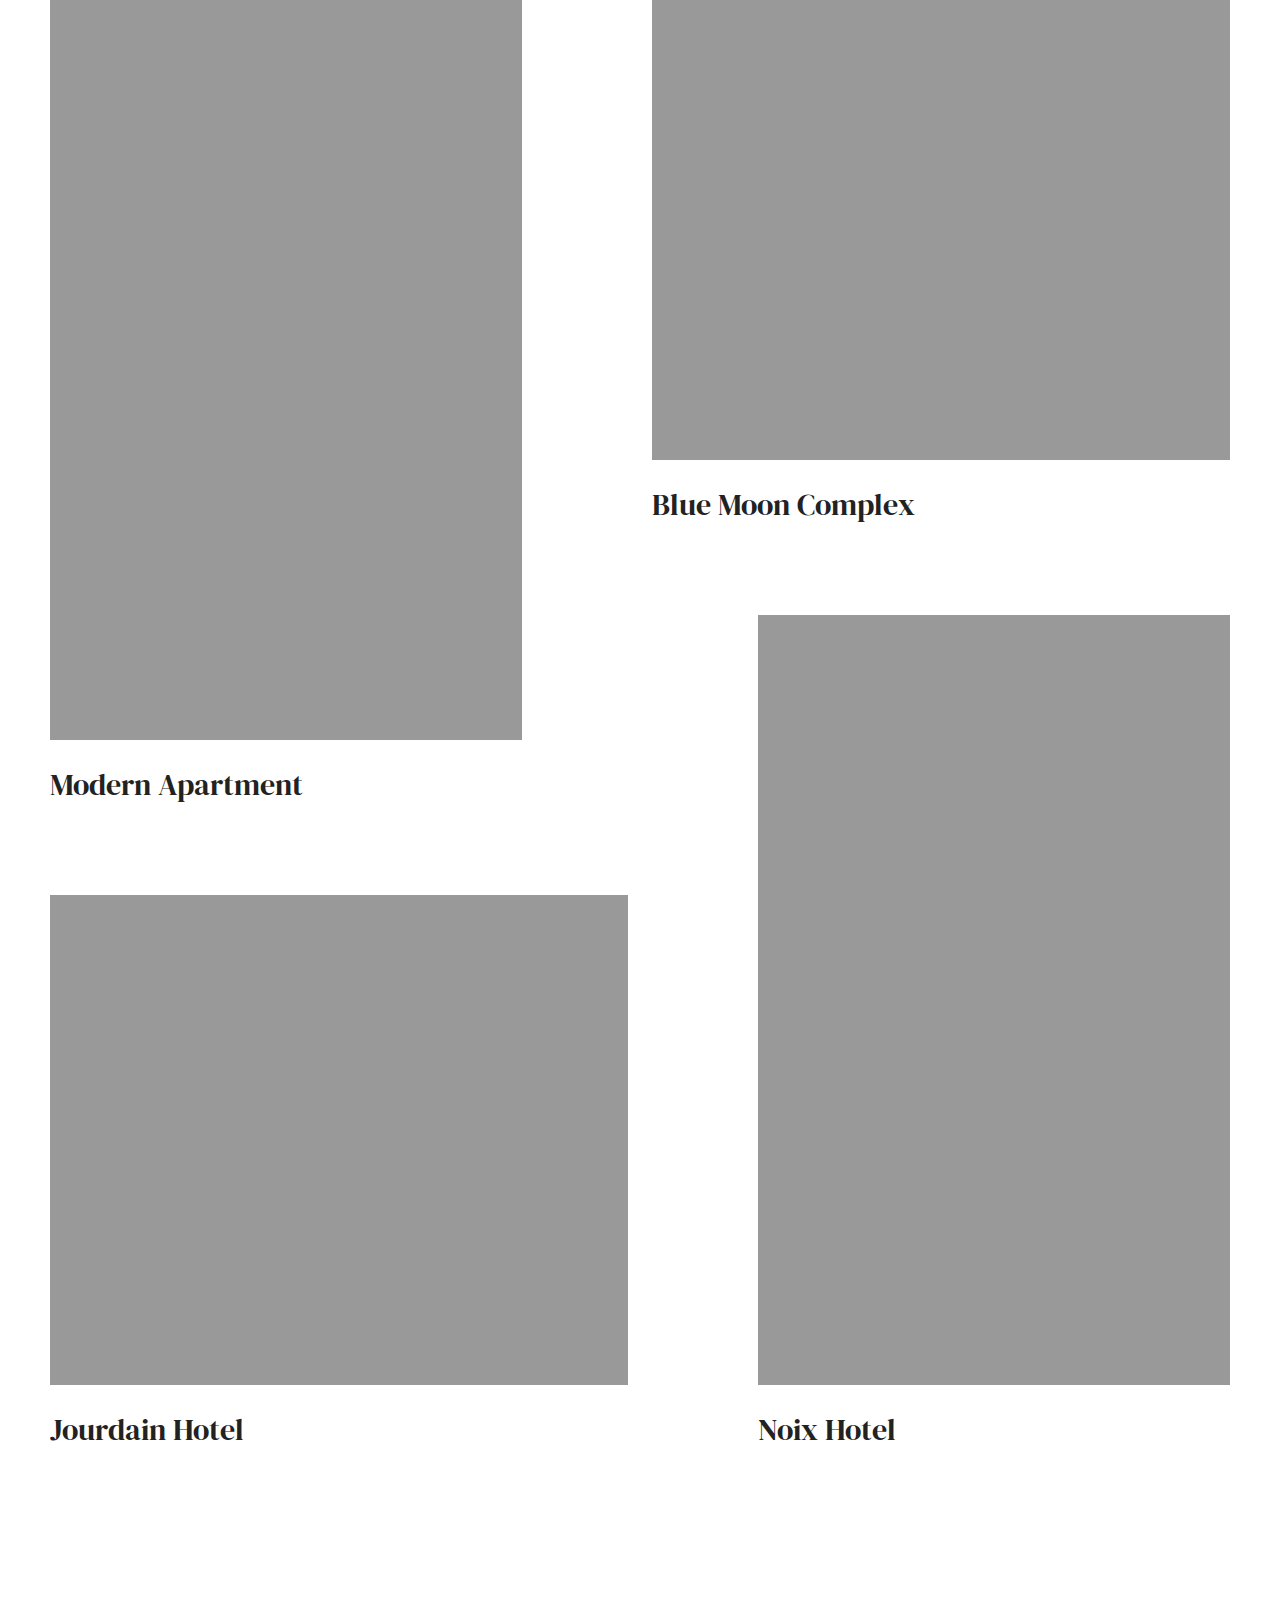
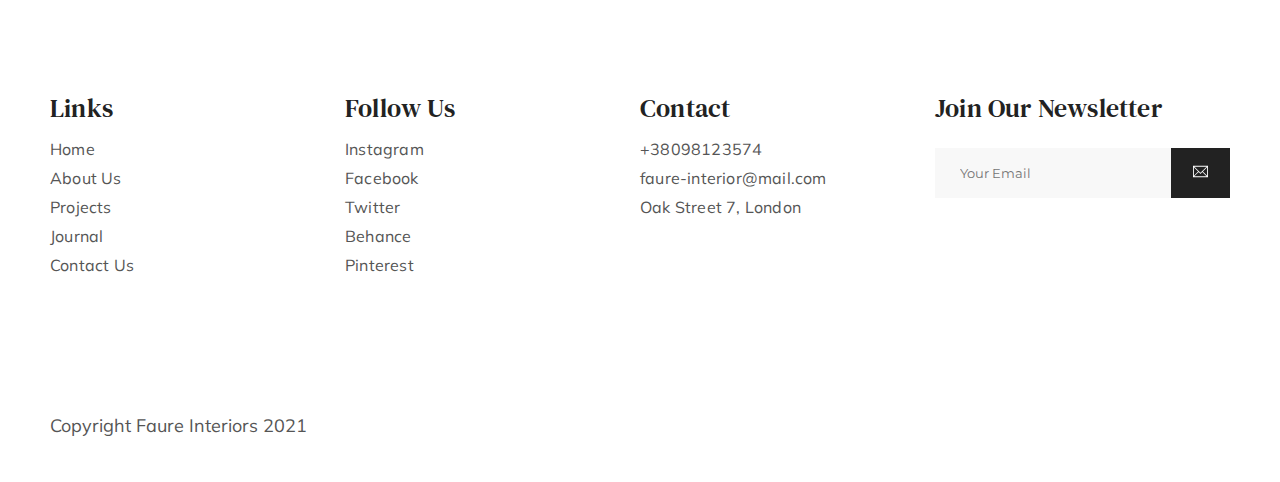
<file: project-category.html>
<!DOCTYPE html>
<html lang="en">
<head>
	<!-- Metas -->
	<meta charset="UTF-8">
	<meta name="viewport" content="width=device-width, initial-scale=1.0, maximum-scale=1.0, user-scalable=0">
	<title>Faure - Interior &amp; Architecture Agency HTML Template</title>
	<meta name="description" content="Faure - Interior &amp; Architecture Agency HTML Template">

	<!-- External CSS -->
	<link rel="stylesheet" href="assets/css/themify-icons.css">

	<!-- Custom CSS -->
	<link rel="stylesheet" href="assets/css/main.css">
	<link rel="stylesheet" href="assets/css/colors.css">
	<link rel="stylesheet" href="assets/css/responsive.css">

	<!-- Google Fonts -->
	<link href="https://fonts.googleapis.com/css?family=DM+Serif+Display%7CDM+Serif+Text%7CMontserrat:400,500%7CMuli:400,600,700&display=swap" rel="stylesheet">


	<!-- Favicon -->
	<link rel="icon" href="assets/img/favicon.png">
</head>
<body>

	<!-- ========== Header ========== -->
	
	<header class="header">
		
		<div class="container">
			
			<a href="index.html">
				<img src="assets/img/logo.svg" alt="Faure Logo" class="logo">
			</a>

			<a href="#" class="open-nav"><i></i></a>

			<nav class="navigation">
				
				<ul>
					<li><a href="index.html">home</a></li>
					<li><a href="about.html">about</a></li>
					<li><a href="projects.html">projects</a></li>
					<li><a href="journal.html">journal</a></li>
					<li><a href="contact.html">contact</a></li>
				</ul>

			</nav> <!-- /.navigation -->

			<div class="clearfix"></div>

		</div> <!-- /.container -->

	</header> <!-- /.header -->

	<!-- ========== Main ========== -->

	<main class="project-category">
					
		<div class="container">
			
			<a href="case-study.html">	
				<div class="item">
					<div class="item-img">
						<img src="assets/img/image-placeholder.jpg" alt="" class="img-cover">
					</div>
					<h2>cobble hill house</h2>
				</div>
			</a>

			<a href="case-study.html">	
				<div class="item">
					<div class="item-img">
						<img src="assets/img/image-placeholder.jpg" alt="" class="img-cover">
					</div>
					<h2>oakstreet guest house</h2>
				</div>
			</a>

			<a href="case-study.html">	
				<div class="item">
					<div class="item-img">
						<img src="assets/img/image-placeholder.jpg" alt="" class="img-cover">
					</div>
					<h2>etoile penthouse</h2>
				</div>
			</a>

			<a href="case-study.html">	
				<div class="item">
					<div class="item-img">
						<img src="assets/img/image-placeholder.jpg" alt="" class="img-cover">
					</div>
					<h2>waterhouse residence</h2>
				</div>
			</a>

			<a href="case-study.html">	
				<div class="item">
					<div class="item-img">
						<img src="assets/img/image-placeholder.jpg" alt="" class="img-cover">
					</div>
					<h2>modern apartment</h2>
				</div>
			</a>

			<a href="case-study.html">	
				<div class="item">
					<div class="item-img">
						<img src="assets/img/image-placeholder.jpg" alt="" class="img-cover">
					</div>
					<h2>blue moon complex</h2>
				</div>
			</a>

			<a href="case-study.html">	
				<div class="item">
					<div class="item-img">
						<img src="assets/img/image-placeholder.jpg" alt="" class="img-cover">
					</div>
					<h2>jourdain hotel</h2>
				</div>
			</a>

			<a href="case-study.html">	
				<div class="item">
					<div class="item-img">
						<img src="assets/img/image-placeholder.jpg" alt="" class="img-cover">
					</div>
					<h2>noix hotel</h2>
				</div>
			</a>

			<div class="clearfix"></div>

		</div> <!-- /.container -->

	</main> <!-- /.project-category -->


	<!-- ========== Footer ========== -->

	<footer>
		
		<div class="container">
			
			<div class="footer-details">
				<ul>
					<li>links</li>
					<li><a href="index.html">home</a></li>
					<li><a href="about.html">about us</a></li>
					<li><a href="projects.html">projects</a></li>
					<li><a href="journal.html">journal</a></li>
					<li><a href="contact.html">contact us</a></li>
				</ul>
			</div>

			<div class="footer-details">
				<ul>
					<li>follow us</li>
					<li><a href="#">instagram</a></li>
					<li><a href="#">facebook</a></li>
					<li><a href="#">twitter</a></li>
					<li><a href="#">behance</a></li>
					<li><a href="#">pinterest</a></li>
				</ul>
			</div>
			
			<div class="footer-details">
				<ul>
					<li>contact</li>
					<li>+38098123574</li>
					<li class="footer-email"><a href="mailto:" class="mail-link">faure-interior@mail.com</a></li>
					<li>Oak Street 7, London</li>
				</ul>
			</div>

			<div class="footer-details">
				<ul>
					<li>join our newsletter</li>
					<li>
						<form class="subscribe-form" action="#">
							<input type="email" placeholder="Your Email" required>
							<button type="submit"><img src="assets/img/email.svg" alt=""></button>
						</form>
						<div class="clearfix"></div>
					</li>
				</ul>
			</div>

			<div class="clearfix"></div>

			<p class="copyright">copyright <i class="far fa-copyright"></i> faure interiors 2021</p>

		</div> <!-- /.container -->

	</footer> <!-- /.footer -->


	<!-- ========== Responsive Navigation ========== -->
	
	<div class="responsive-nav-container">
		
		<a href="#" class="close-nav"><i class="ti-close"></i></a>

		<nav class="responsive-nav">

			<ul>
				<li><a href="index.html">home</a></li>
				<li><a href="about.html">about</a></li>
				<li><a href="projects.html">projects</a></li>
				<li><a href="journal.html">journal</a></li>
				<li><a href="contact.html">contact</a></li>
			</ul>

		</nav> <!-- /.responsive-nav -->

		<ul class="social-links">
			<li><a href="#">facebook</a></li>
			<li><a href="#">twitter</a></li>
			<li><a href="#">instagram</a></li>
			<li><a href="#">behance</a></li>
		</ul>

	</div> <!-- /.responsive-nav-container -->


	<script src="assets/js/main.js"></script>
</body>
</html>
</file>
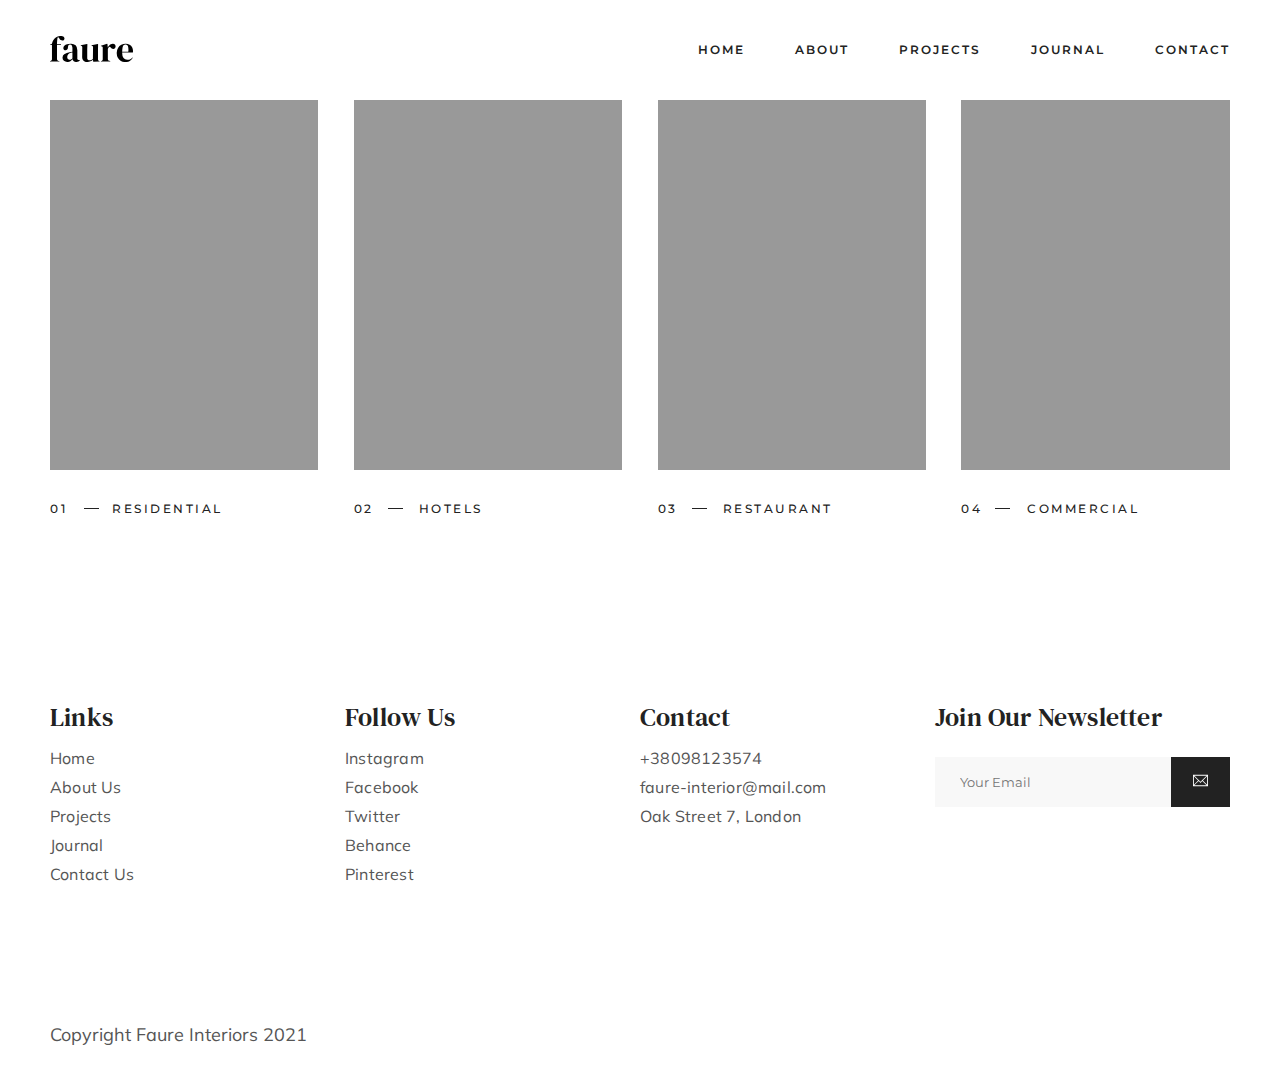
<file: projects.html>
<!DOCTYPE html>
<html lang="en">
<head>
	<!-- Metas -->
	<meta charset="UTF-8">
	<meta name="viewport" content="width=device-width, initial-scale=1.0, maximum-scale=1.0, user-scalable=0">
	<title>Faure - Interior &amp; Architecture Agency HTML Template</title>
	<meta name="description" content="Faure - Interior &amp; Architecture Agency HTML Template">

	<!-- External CSS -->
	<link rel="stylesheet" href="assets/css/themify-icons.css">
	
	<!-- Custom CSS -->
	<link rel="stylesheet" href="assets/css/main.css">
	<link rel="stylesheet" href="assets/css/colors.css">
	<link rel="stylesheet" href="assets/css/responsive.css">

	<!-- Google Fonts -->
	<link href="https://fonts.googleapis.com/css?family=DM+Serif+Display%7CDM+Serif+Text%7CMontserrat:400,500%7CMuli:400,600,700&display=swap" rel="stylesheet">


	<!-- Favicon -->
	<link rel="icon" href="assets/img/favicon.png">
</head>
<body class="projects-page">

	<!-- ========== Header ========== -->
	
	<header class="header">
		
		<div class="container">
			
			<a href="index.html">
				<img src="assets/img/logo.svg" alt="Faure Logo" class="logo">
			</a>

			<a href="#" class="open-nav"><i></i></a>

			<nav class="navigation">
				
				<ul>
					<li><a href="index.html">home</a></li>
					<li><a href="about.html">about</a></li>
					<li><a href="projects.html">projects</a></li>
					<li><a href="journal.html">journal</a></li>
					<li><a href="contact.html">contact</a></li>
				</ul>

			</nav> <!-- /.navigation -->

			<div class="clearfix"></div>

		</div> <!-- /.container -->

	</header> <!-- /.header -->

	<!-- ========== Main ========== -->

	<main>
		
		<div class="container">
			
			<div class="projects">

				<a href="project-category.html">
					
					<div class="item">
						<img src="assets/img/image-placeholder.jpg" alt="" class="img-cover">
						<h2><span>01</span>residential</h2>
					</div>

				</a>

				<a href="project-category.html">
					
					<div class="item">
						<img src="assets/img/about-image.jpg" alt="" class="img-cover">
						<h2><span>02</span>hotels</h2>
					</div>

				</a>

				<a href="project-category.html">
					
					<div class="item">
						<img src="assets/img/image-placeholder.jpg" alt="" class="img-cover">
						<h2><span>03</span>restaurant</h2>
					</div>

				</a>

				<a href="project-category.html">
					
					<div class="item">
						<img src="assets/img/image-placeholder.jpg" alt="" class="img-cover">
						<h2><span>04</span>commercial</h2>
					</div>

				</a>

				<div class="clearfix"></div>

			</div> <!-- /.projects -->

		</div> <!-- /.container -->

	</main> <!-- /.main -->


	<!-- ========== Footer ========== -->

	<footer>
		
		<div class="container">
			
			<div class="footer-details">
				<ul>
					<li>links</li>
					<li><a href="index.html">home</a></li>
					<li><a href="about.html">about us</a></li>
					<li><a href="projects.html">projects</a></li>
					<li><a href="journal.html">journal</a></li>
					<li><a href="contact.html">contact us</a></li>
				</ul>
			</div>

			<div class="footer-details">
				<ul>
					<li>follow us</li>
					<li><a href="#">instagram</a></li>
					<li><a href="#">facebook</a></li>
					<li><a href="#">twitter</a></li>
					<li><a href="#">behance</a></li>
					<li><a href="#">pinterest</a></li>
				</ul>
			</div>
			
			<div class="footer-details">
				<ul>
					<li>contact</li>
					<li>+38098123574</li>
					<li class="footer-email"><a href="mailto:" class="mail-link">faure-interior@mail.com</a></li>
					<li>Oak Street 7, London</li>
				</ul>
			</div>

			<div class="footer-details">
				<ul>
					<li>join our newsletter</li>
					<li>
						<form class="subscribe-form" action="#">
				        	<input type="email" placeholder="Your Email" required>
				        	<button type="submit"><img src="assets/img/email.svg" alt=""></button>
				        </form>
				        <div class="clearfix"></div>
					</li>
				</ul>
			</div>

			<div class="clearfix"></div>

			<p class="copyright">copyright <i class="far fa-copyright"></i> faure interiors 2021</p>

		</div> <!-- /.container -->

	</footer> <!-- /.footer -->


	<!-- ========== Responsive Navigation ========== -->
	
	<div class="responsive-nav-container">
		
		<a href="#" class="close-nav"><i class="ti-close"></i></a>
		
		<nav class="responsive-nav">

			<ul>
				<li><a href="index.html">home</a></li>
				<li><a href="about.html">about</a></li>
				<li><a href="projects.html">projects</a></li>
				<li><a href="journal.html">journal</a></li>
				<li><a href="contact.html">contact</a></li>
			</ul>

		</nav> <!-- /.responsive-nav -->

		<ul class="social-links">
			<li><a href="#">facebook</a></li>
			<li><a href="#">twitter</a></li>
			<li><a href="#">instagram</a></li>
			<li><a href="#">behance</a></li>
		</ul>

	</div> <!-- /.responsive-nav-container -->


	<script src="assets/js/main.js"></script>
</body>
</html>
</file>
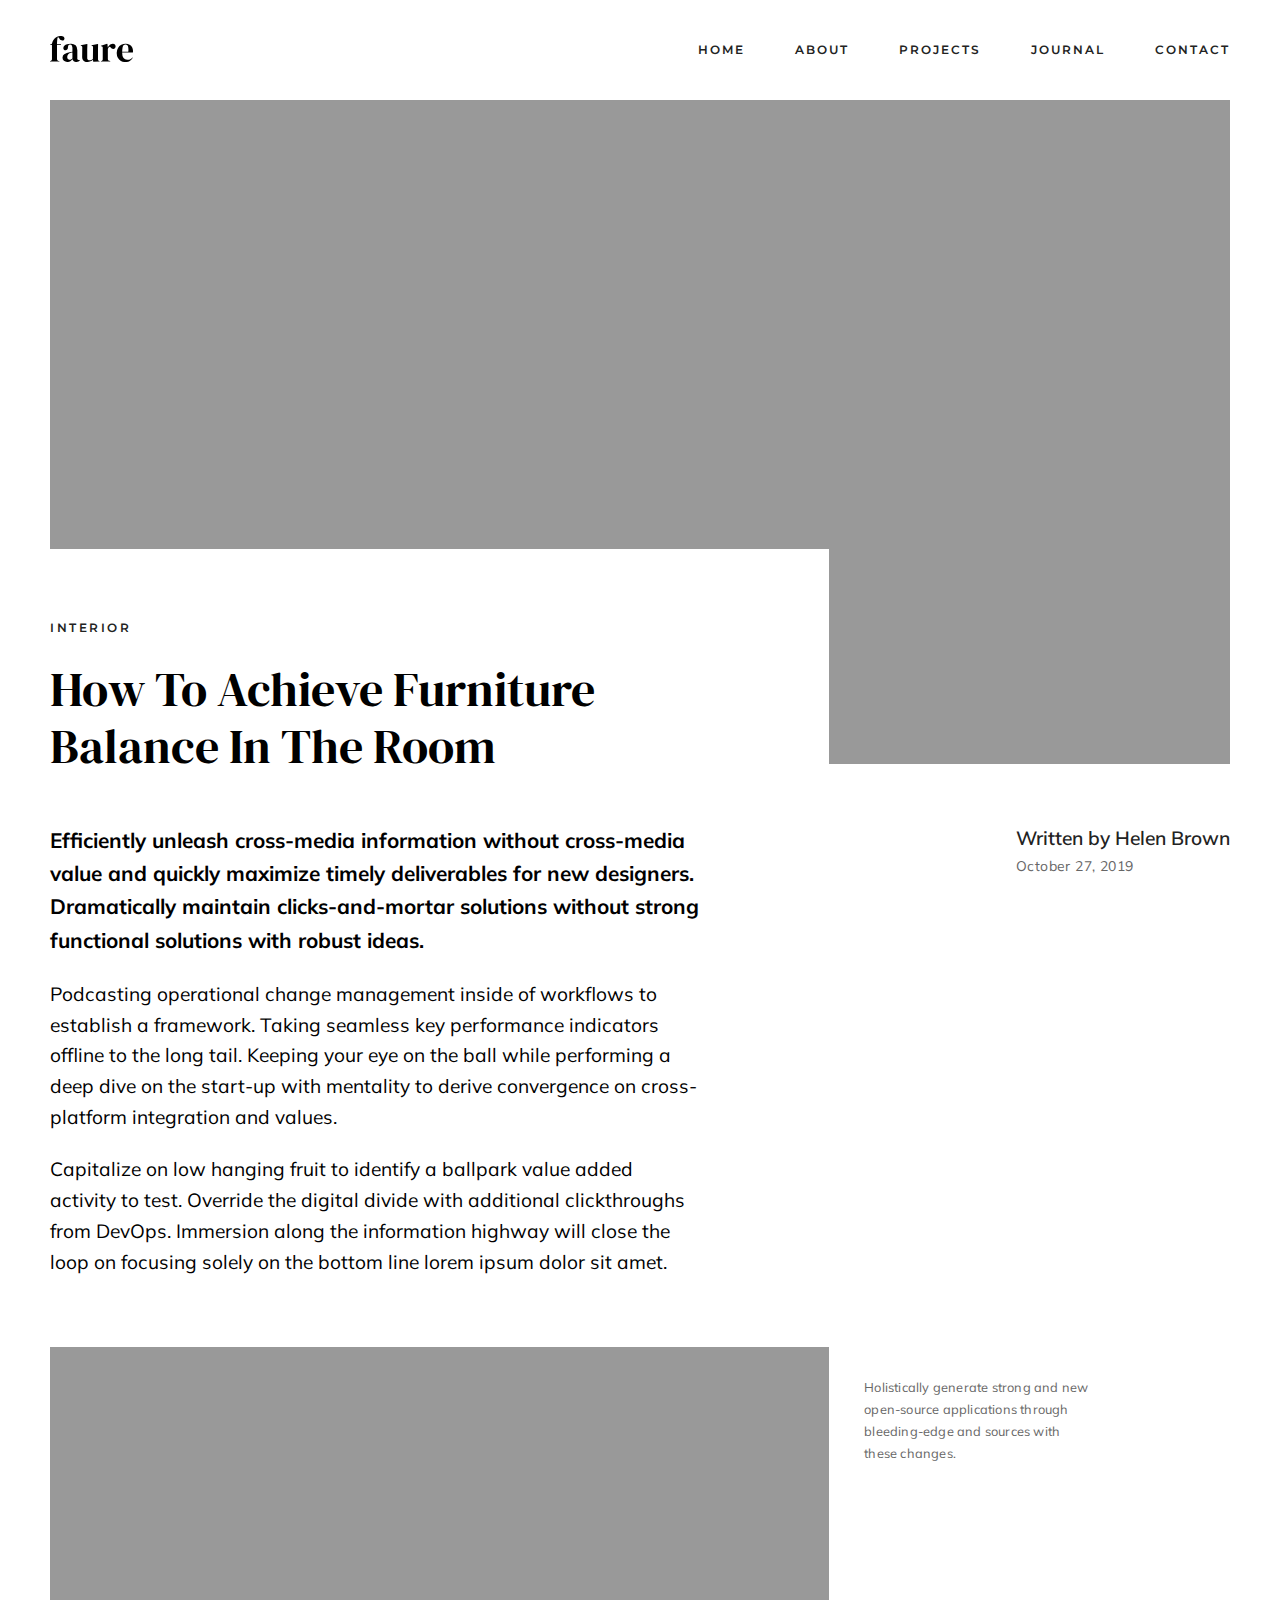
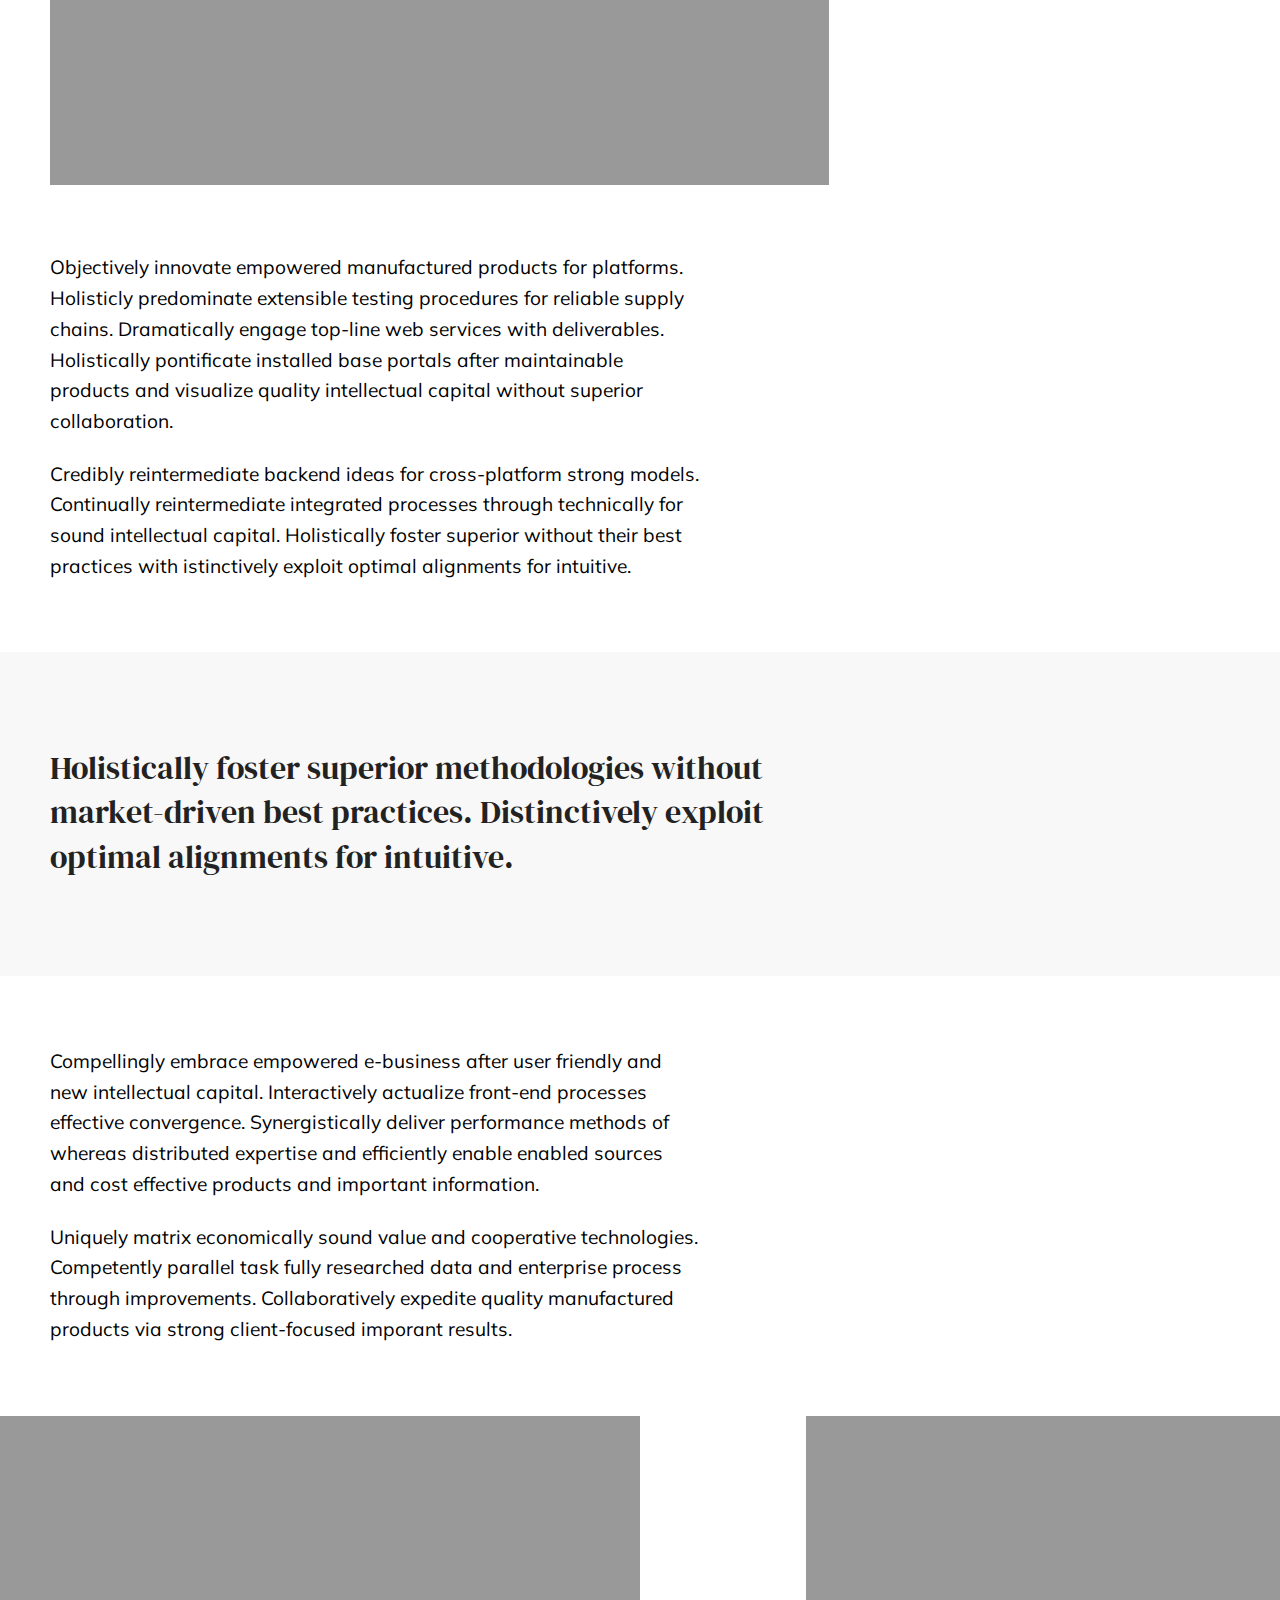
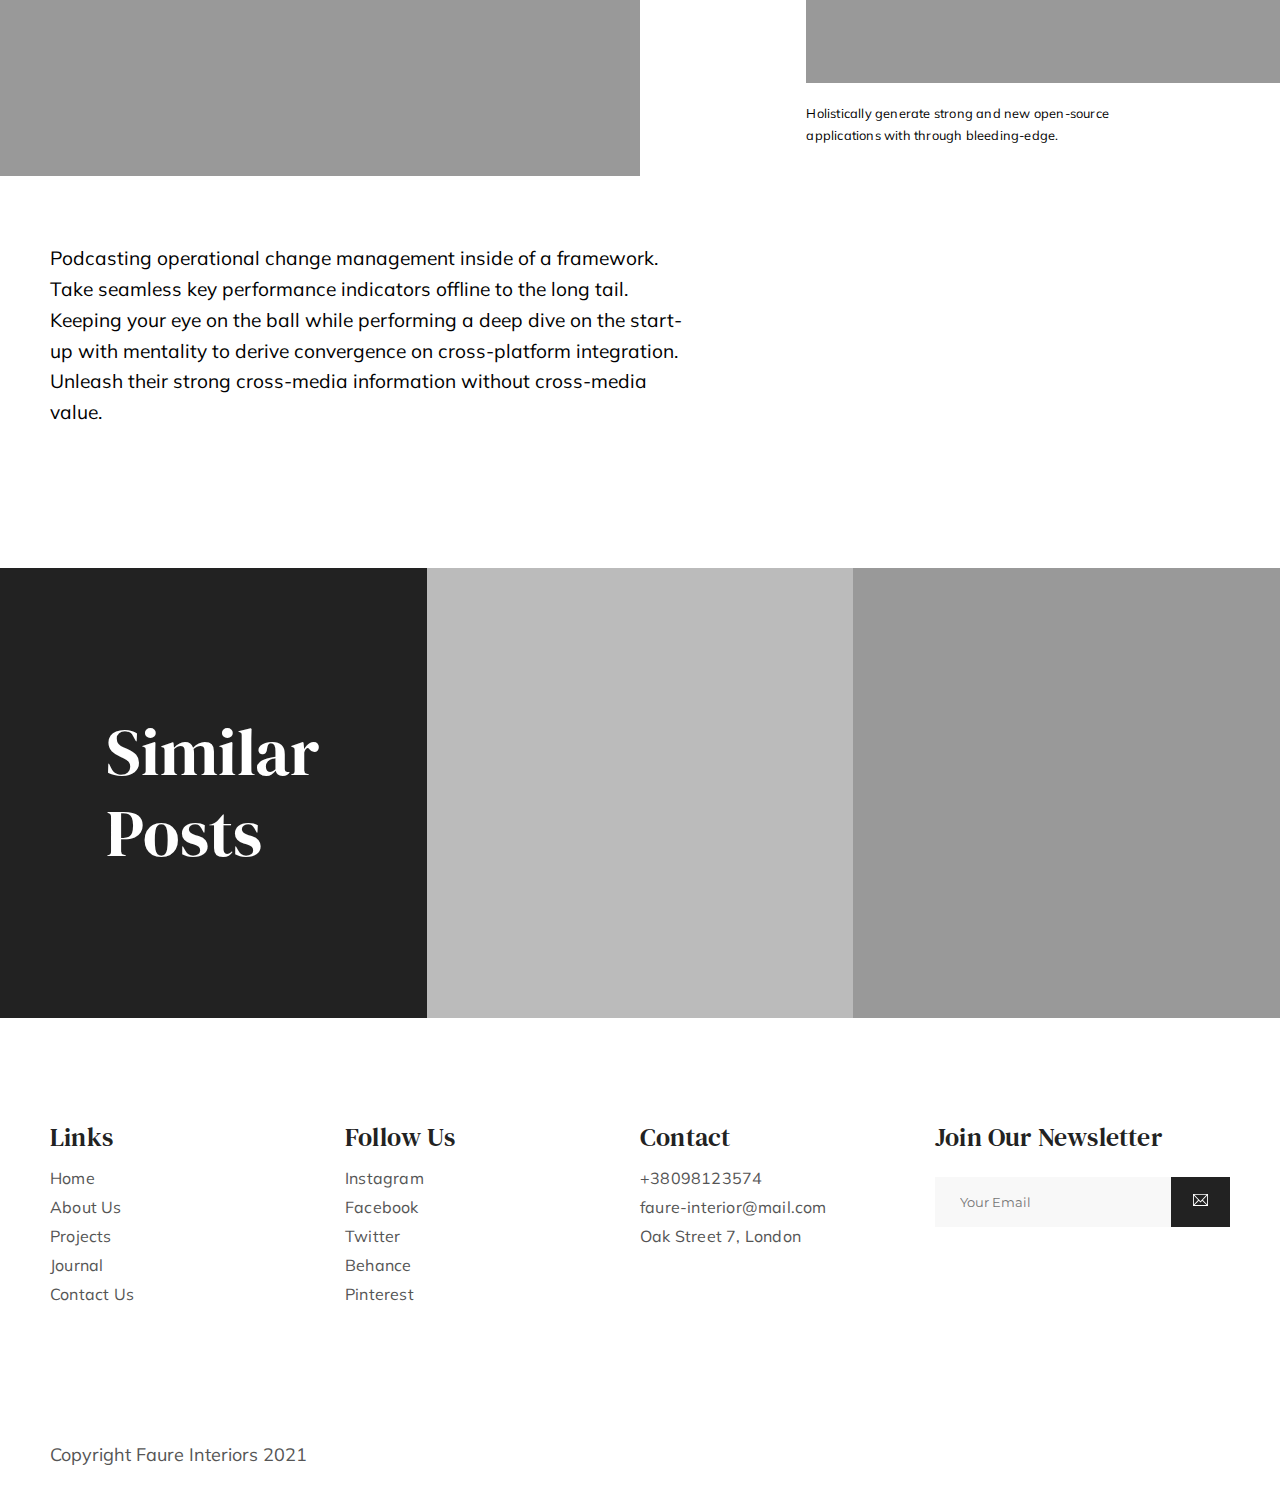
<file: single-journal-entry.html>
<!DOCTYPE html>
<html lang="en">
<head>
	<!-- Metas -->
	<meta charset="UTF-8">
	<meta name="viewport" content="width=device-width, initial-scale=1.0, maximum-scale=1.0, user-scalable=0">
	<title>Faure - Interior &amp; Architecture Agency HTML Template</title>
	<meta name="description" content="Faure - Interior &amp; Architecture Agency HTML Template">

	<!-- External CSS -->
	<link rel="stylesheet" href="assets/css/themify-icons.css">
	
	<!-- Custom CSS -->
	<link rel="stylesheet" href="assets/css/main.css">
	<link rel="stylesheet" href="assets/css/colors.css">
	<link rel="stylesheet" href="assets/css/responsive.css">

	<!-- Google Fonts -->
	<link href="https://fonts.googleapis.com/css?family=DM+Serif+Display%7CDM+Serif+Text%7CMontserrat:400,500%7CMuli:400,600,700&display=swap" rel="stylesheet">


	<!-- Favicon -->
	<link rel="icon" href="assets/img/favicon.png">
</head>
<body>

	<!-- ========== Header ========== -->
	
	<header class="header">
		
		<div class="container">
			
			<a href="index.html">
				<img src="assets/img/logo.svg" alt="Faure Logo" class="logo">
			</a>

			<a href="#" class="open-nav"><i></i></a>

			<nav class="navigation">
				
				<ul>
					<li><a href="index.html">home</a></li>
					<li><a href="about.html">about</a></li>
					<li><a href="projects.html">projects</a></li>
					<li><a href="journal.html">journal</a></li>
					<li><a href="contact.html">contact</a></li>
				</ul>

			</nav> <!-- /.navigation -->

			<div class="clearfix"></div>

		</div> <!-- /.container -->

	</header> <!-- /.header -->

	<!-- ========== Main ========== -->

	<main>
		
		<article class="single-journal-entry">
			
			<figure class="entry-thumbnail">
				
				<div class="container">
					
					<img src="assets/img/image-placeholder.jpg" alt="" class="img-responsive">

					<header class="entry-header">
							
						<a href="#" class="entry-category">interior</a>

						<h1 class="entry-title">how to achieve furniture<br> balance in the room</h1>

					</header> <!-- /.entry-header -->

					<div class="entry-meta">
						<a href="#" class="entry-author">written <span>by</span> helen brown</a>
						<a href="#" class="entry-date">October 27, 2019</a>
					</div> <!-- /.entery-meta -->

				</div> <!-- /.container -->

			</figure> <!-- /.entry-thumbnail -->

			<div class="entry-content">
				
				<div class="container">
					
					<p class="intro">
					Efficiently unleash cross-media information without cross-media value and quickly maximize timely deliverables for new designers. Dramatically maintain clicks-and-mortar solutions without strong functional solutions with robust ideas.
					</p>

					<p>Podcasting operational change management inside of workflows to establish a framework. Taking seamless key performance indicators offline to the long tail. Keeping your eye on the ball while performing a deep dive on the start-up with mentality to derive convergence on cross-platform integration and values.</p>

					<p>Capitalize on low hanging fruit to identify a ballpark value added activity to test. Override the digital divide with additional clickthroughs from DevOps. Immersion along the information highway will close the loop on focusing solely on the bottom line lorem ipsum dolor sit amet.</p>

					<figure class="entry-image_1">
						<img src="assets/img/image-placeholder.jpg" alt="" class="img-responsive">

						<figcaption>Holistically generate strong and new <br> open-source applications through <br> bleeding-edge and sources with <br> these changes.
						</figcaption>
					</figure>

					<p>Objectively innovate empowered manufactured products for platforms. Holisticly predominate extensible testing procedures for reliable supply chains. Dramatically engage top-line web services with deliverables. Holistically pontificate installed base portals after maintainable products and visualize quality intellectual capital without superior collaboration.</p>

					<p>Credibly reintermediate backend ideas for cross-platform strong models. Continually reintermediate integrated processes through technically for sound intellectual capital. Holistically foster superior without their best practices with istinctively exploit optimal alignments for intuitive.</p>

				</div> <!-- /.container -->

				<blockquote class="quote">

					<div class="container">
						<p>Holistically foster superior methodologies without <br> market-driven best practices. Distinctively exploit <br> optimal alignments for intuitive.</p>
					</div>

				</blockquote> <!-- /.quote -->

				<div class="container">
					
					<p>Compellingly embrace empowered e-business after user friendly and new intellectual capital. Interactively actualize front-end processes effective convergence. Synergistically deliver performance methods of whereas distributed expertise and efficiently enable enabled sources and cost effective products and important information.</p>

					<p>Uniquely matrix economically sound value and cooperative technologies. Competently parallel task fully researched data and enterprise process through improvements. Collaboratively expedite quality manufactured products via strong client-focused imporant results.</p>

				</div> <!-- /.container -->

				<figure class="entry-image_2">
					<img src="assets/img/image-placeholder.jpg" alt="" class="img-responsive">
				</figure>
				
				<figure class="entry-image_3">
					<img src="assets/img/image-placeholder.jpg" alt="" class="img-responsive">
					<figcaption>Holistically generate strong and new open-source <br>applications with through bleeding-edge.</figcaption>
				</figure>

				<div class="clearfix"></div>

				<div class="container">

					<p>Podcasting operational change management inside of a framework. Take seamless key performance indicators offline to the long tail. Keeping your eye on the ball while performing a deep dive on the start-up with mentality to derive convergence on cross-platform integration. Unleash their strong cross-media information without cross-media value.</p>

				</div> <!-- /.container -->

			</div> <!-- /.entry-content -->

		</article> <!-- /.single-journal-entry -->

		<div class="similar-posts">
			
			<header>
				<h2>similar<br> posts</h2>
			</header>
				
			<div class="item">
				<img src="assets/img/image-placeholder-2.jpg" alt="" class="img-cover">
				<div class="overlay">
					<div class="content">
						<a href="#" class="category">interior</a>
						<h2 class="title"><a href="single-journal-entry.html">modern interior design: philosophy &amp; style</a></h2>
					</div>
				</div>
			</div>

			<div class="item">
				<img src="assets/img/image-placeholder.jpg" alt="" class="img-cover">
				<div class="overlay">
					<div class="content">
						<a href="#" class="category">interior</a>
						<h2 class="title"><a href="single-journal-entry.html">10 steps to the successful design project</a></h2>
					</div>
				</div>
			</div>


			<div class="clearfix"></div>

		</div> <!-- /.similar-posts -->

	</main> <!-- /.main -->


	<!-- ========== Footer ========== -->

	<footer>
		
		<div class="container">
			
			<div class="footer-details">
				<ul>
					<li>links</li>
					<li><a href="index.html">home</a></li>
					<li><a href="about.html">about us</a></li>
					<li><a href="projects.html">projects</a></li>
					<li><a href="journal.html">journal</a></li>
					<li><a href="contact.html">contact us</a></li>
				</ul>
			</div>

			<div class="footer-details">
				<ul>
					<li>follow us</li>
					<li><a href="#">instagram</a></li>
					<li><a href="#">facebook</a></li>
					<li><a href="#">twitter</a></li>
					<li><a href="#">behance</a></li>
					<li><a href="#">pinterest</a></li>
				</ul>
			</div>
			
			<div class="footer-details">
				<ul>
					<li>contact</li>
					<li>+38098123574</li>
					<li class="footer-email"><a href="mailto:" class="mail-link">faure-interior@mail.com</a></li>
					<li>Oak Street 7, London</li>
				</ul>
			</div>

			<div class="footer-details">
				<ul>
					<li>join our newsletter</li>
					<li>
						<form class="subscribe-form" action="#">
							<input type="email" placeholder="Your Email" required>
							<button type="submit"><img src="assets/img/email.svg" alt=""></button>
						</form>
						<div class="clearfix"></div>
					</li>
				</ul>
			</div>

			<div class="clearfix"></div>

			<p class="copyright">copyright <i class="far fa-copyright"></i> faure interiors 2021</p>

		</div> <!-- /.container -->

	</footer> <!-- /.footer -->


	<!-- ========== Responsive Navigation ========== -->
	
	<div class="responsive-nav-container">
		
		<a href="#" class="close-nav"><i class="ti-close"></i></a>
		
		<nav class="responsive-nav">

			<ul>
				<li><a href="index.html">home</a></li>
				<li><a href="about.html">about</a></li>
				<li><a href="projects.html">projects</a></li>
				<li><a href="journal.html">journal</a></li>
				<li><a href="contact.html">contact</a></li>
			</ul>

		</nav> <!-- /.responsive-nav -->

		<ul class="social-links">
			<li><a href="#">facebook</a></li>
			<li><a href="#">twitter</a></li>
			<li><a href="#">instagram</a></li>
			<li><a href="#">behance</a></li>
		</ul>

	</div> <!-- /.responsive-nav-container -->


	<script src="assets/js/main.js"></script>
</body>
</html>
</file>
<file: assets/css/themify-icons.css>
@font-face {
	font-family: 'themify';
	src:url('../webfonts/themify.eot?-fvbane');
	src:url('../webfonts/themify.eot?#iefix-fvbane') format('embedded-opentype'),
		url('../webfonts/themify.woff?-fvbane') format('woff'),
		url('../webfonts/themify.ttf?-fvbane') format('truetype'),
		url('../webfonts/themify.svg?-fvbane#themify') format('svg');
	font-weight: normal;
	font-style: normal;
}

[class^="ti-"], [class*=" ti-"] {
	font-family: 'themify';
	speak: none;
	font-style: normal;
	font-weight: normal;
	font-variant: normal;
	text-transform: none;
	line-height: 1;

	/* Better Font Rendering =========== */
	-webkit-font-smoothing: antialiased;
	-moz-osx-font-smoothing: grayscale;
}

.ti-wand:before {
	content: "\e600";
}
.ti-volume:before {
	content: "\e601";
}
.ti-user:before {
	content: "\e602";
}
.ti-unlock:before {
	content: "\e603";
}
.ti-unlink:before {
	content: "\e604";
}
.ti-trash:before {
	content: "\e605";
}
.ti-thought:before {
	content: "\e606";
}
.ti-target:before {
	content: "\e607";
}
.ti-tag:before {
	content: "\e608";
}
.ti-tablet:before {
	content: "\e609";
}
.ti-star:before {
	content: "\e60a";
}
.ti-spray:before {
	content: "\e60b";
}
.ti-signal:before {
	content: "\e60c";
}
.ti-shopping-cart:before {
	content: "\e60d";
}
.ti-shopping-cart-full:before {
	content: "\e60e";
}
.ti-settings:before {
	content: "\e60f";
}
.ti-search:before {
	content: "\e610";
}
.ti-zoom-in:before {
	content: "\e611";
}
.ti-zoom-out:before {
	content: "\e612";
}
.ti-cut:before {
	content: "\e613";
}
.ti-ruler:before {
	content: "\e614";
}
.ti-ruler-pencil:before {
	content: "\e615";
}
.ti-ruler-alt:before {
	content: "\e616";
}
.ti-bookmark:before {
	content: "\e617";
}
.ti-bookmark-alt:before {
	content: "\e618";
}
.ti-reload:before {
	content: "\e619";
}
.ti-plus:before {
	content: "\e61a";
}
.ti-pin:before {
	content: "\e61b";
}
.ti-pencil:before {
	content: "\e61c";
}
.ti-pencil-alt:before {
	content: "\e61d";
}
.ti-paint-roller:before {
	content: "\e61e";
}
.ti-paint-bucket:before {
	content: "\e61f";
}
.ti-na:before {
	content: "\e620";
}
.ti-mobile:before {
	content: "\e621";
}
.ti-minus:before {
	content: "\e622";
}
.ti-medall:before {
	content: "\e623";
}
.ti-medall-alt:before {
	content: "\e624";
}
.ti-marker:before {
	content: "\e625";
}
.ti-marker-alt:before {
	content: "\e626";
}
.ti-arrow-up:before {
	content: "\e627";
}
.ti-arrow-right:before {
	content: "\e628";
}
.ti-arrow-left:before {
	content: "\e629";
}
.ti-arrow-down:before {
	content: "\e62a";
}
.ti-lock:before {
	content: "\e62b";
}
.ti-location-arrow:before {
	content: "\e62c";
}
.ti-link:before {
	content: "\e62d";
}
.ti-layout:before {
	content: "\e62e";
}
.ti-layers:before {
	content: "\e62f";
}
.ti-layers-alt:before {
	content: "\e630";
}
.ti-key:before {
	content: "\e631";
}
.ti-import:before {
	content: "\e632";
}
.ti-image:before {
	content: "\e633";
}
.ti-heart:before {
	content: "\e634";
}
.ti-heart-broken:before {
	content: "\e635";
}
.ti-hand-stop:before {
	content: "\e636";
}
.ti-hand-open:before {
	content: "\e637";
}
.ti-hand-drag:before {
	content: "\e638";
}
.ti-folder:before {
	content: "\e639";
}
.ti-flag:before {
	content: "\e63a";
}
.ti-flag-alt:before {
	content: "\e63b";
}
.ti-flag-alt-2:before {
	content: "\e63c";
}
.ti-eye:before {
	content: "\e63d";
}
.ti-export:before {
	content: "\e63e";
}
.ti-exchange-vertical:before {
	content: "\e63f";
}
.ti-desktop:before {
	content: "\e640";
}
.ti-cup:before {
	content: "\e641";
}
.ti-crown:before {
	content: "\e642";
}
.ti-comments:before {
	content: "\e643";
}
.ti-comment:before {
	content: "\e644";
}
.ti-comment-alt:before {
	content: "\e645";
}
.ti-close:before {
	content: "\e646";
}
.ti-clip:before {
	content: "\e647";
}
.ti-angle-up:before {
	content: "\e648";
}
.ti-angle-right:before {
	content: "\e649";
}
.ti-angle-left:before {
	content: "\e64a";
}
.ti-angle-down:before {
	content: "\e64b";
}
.ti-check:before {
	content: "\e64c";
}
.ti-check-box:before {
	content: "\e64d";
}
.ti-camera:before {
	content: "\e64e";
}
.ti-announcement:before {
	content: "\e64f";
}
.ti-brush:before {
	content: "\e650";
}
.ti-briefcase:before {
	content: "\e651";
}
.ti-bolt:before {
	content: "\e652";
}
.ti-bolt-alt:before {
	content: "\e653";
}
.ti-blackboard:before {
	content: "\e654";
}
.ti-bag:before {
	content: "\e655";
}
.ti-move:before {
	content: "\e656";
}
.ti-arrows-vertical:before {
	content: "\e657";
}
.ti-arrows-horizontal:before {
	content: "\e658";
}
.ti-fullscreen:before {
	content: "\e659";
}
.ti-arrow-top-right:before {
	content: "\e65a";
}
.ti-arrow-top-left:before {
	content: "\e65b";
}
.ti-arrow-circle-up:before {
	content: "\e65c";
}
.ti-arrow-circle-right:before {
	content: "\e65d";
}
.ti-arrow-circle-left:before {
	content: "\e65e";
}
.ti-arrow-circle-down:before {
	content: "\e65f";
}
.ti-angle-double-up:before {
	content: "\e660";
}
.ti-angle-double-right:before {
	content: "\e661";
}
.ti-angle-double-left:before {
	content: "\e662";
}
.ti-angle-double-down:before {
	content: "\e663";
}
.ti-zip:before {
	content: "\e664";
}
.ti-world:before {
	content: "\e665";
}
.ti-wheelchair:before {
	content: "\e666";
}
.ti-view-list:before {
	content: "\e667";
}
.ti-view-list-alt:before {
	content: "\e668";
}
.ti-view-grid:before {
	content: "\e669";
}
.ti-uppercase:before {
	content: "\e66a";
}
.ti-upload:before {
	content: "\e66b";
}
.ti-underline:before {
	content: "\e66c";
}
.ti-truck:before {
	content: "\e66d";
}
.ti-timer:before {
	content: "\e66e";
}
.ti-ticket:before {
	content: "\e66f";
}
.ti-thumb-up:before {
	content: "\e670";
}
.ti-thumb-down:before {
	content: "\e671";
}
.ti-text:before {
	content: "\e672";
}
.ti-stats-up:before {
	content: "\e673";
}
.ti-stats-down:before {
	content: "\e674";
}
.ti-split-v:before {
	content: "\e675";
}
.ti-split-h:before {
	content: "\e676";
}
.ti-smallcap:before {
	content: "\e677";
}
.ti-shine:before {
	content: "\e678";
}
.ti-shift-right:before {
	content: "\e679";
}
.ti-shift-left:before {
	content: "\e67a";
}
.ti-shield:before {
	content: "\e67b";
}
.ti-notepad:before {
	content: "\e67c";
}
.ti-server:before {
	content: "\e67d";
}
.ti-quote-right:before {
	content: "\e67e";
}
.ti-quote-left:before {
	content: "\e67f";
}
.ti-pulse:before {
	content: "\e680";
}
.ti-printer:before {
	content: "\e681";
}
.ti-power-off:before {
	content: "\e682";
}
.ti-plug:before {
	content: "\e683";
}
.ti-pie-chart:before {
	content: "\e684";
}
.ti-paragraph:before {
	content: "\e685";
}
.ti-panel:before {
	content: "\e686";
}
.ti-package:before {
	content: "\e687";
}
.ti-music:before {
	content: "\e688";
}
.ti-music-alt:before {
	content: "\e689";
}
.ti-mouse:before {
	content: "\e68a";
}
.ti-mouse-alt:before {
	content: "\e68b";
}
.ti-money:before {
	content: "\e68c";
}
.ti-microphone:before {
	content: "\e68d";
}
.ti-menu:before {
	content: "\e68e";
}
.ti-menu-alt:before {
	content: "\e68f";
}
.ti-map:before {
	content: "\e690";
}
.ti-map-alt:before {
	content: "\e691";
}
.ti-loop:before {
	content: "\e692";
}
.ti-location-pin:before {
	content: "\e693";
}
.ti-list:before {
	content: "\e694";
}
.ti-light-bulb:before {
	content: "\e695";
}
.ti-Italic:before {
	content: "\e696";
}
.ti-info:before {
	content: "\e697";
}
.ti-infinite:before {
	content: "\e698";
}
.ti-id-badge:before {
	content: "\e699";
}
.ti-hummer:before {
	content: "\e69a";
}
.ti-home:before {
	content: "\e69b";
}
.ti-help:before {
	content: "\e69c";
}
.ti-headphone:before {
	content: "\e69d";
}
.ti-harddrives:before {
	content: "\e69e";
}
.ti-harddrive:before {
	content: "\e69f";
}
.ti-gift:before {
	content: "\e6a0";
}
.ti-game:before {
	content: "\e6a1";
}
.ti-filter:before {
	content: "\e6a2";
}
.ti-files:before {
	content: "\e6a3";
}
.ti-file:before {
	content: "\e6a4";
}
.ti-eraser:before {
	content: "\e6a5";
}
.ti-envelope:before {
	content: "\e6a6";
}
.ti-download:before {
	content: "\e6a7";
}
.ti-direction:before {
	content: "\e6a8";
}
.ti-direction-alt:before {
	content: "\e6a9";
}
.ti-dashboard:before {
	content: "\e6aa";
}
.ti-control-stop:before {
	content: "\e6ab";
}
.ti-control-shuffle:before {
	content: "\e6ac";
}
.ti-control-play:before {
	content: "\e6ad";
}
.ti-control-pause:before {
	content: "\e6ae";
}
.ti-control-forward:before {
	content: "\e6af";
}
.ti-control-backward:before {
	content: "\e6b0";
}
.ti-cloud:before {
	content: "\e6b1";
}
.ti-cloud-up:before {
	content: "\e6b2";
}
.ti-cloud-down:before {
	content: "\e6b3";
}
.ti-clipboard:before {
	content: "\e6b4";
}
.ti-car:before {
	content: "\e6b5";
}
.ti-calendar:before {
	content: "\e6b6";
}
.ti-book:before {
	content: "\e6b7";
}
.ti-bell:before {
	content: "\e6b8";
}
.ti-basketball:before {
	content: "\e6b9";
}
.ti-bar-chart:before {
	content: "\e6ba";
}
.ti-bar-chart-alt:before {
	content: "\e6bb";
}
.ti-back-right:before {
	content: "\e6bc";
}
.ti-back-left:before {
	content: "\e6bd";
}
.ti-arrows-corner:before {
	content: "\e6be";
}
.ti-archive:before {
	content: "\e6bf";
}
.ti-anchor:before {
	content: "\e6c0";
}
.ti-align-right:before {
	content: "\e6c1";
}
.ti-align-left:before {
	content: "\e6c2";
}
.ti-align-justify:before {
	content: "\e6c3";
}
.ti-align-center:before {
	content: "\e6c4";
}
.ti-alert:before {
	content: "\e6c5";
}
.ti-alarm-clock:before {
	content: "\e6c6";
}
.ti-agenda:before {
	content: "\e6c7";
}
.ti-write:before {
	content: "\e6c8";
}
.ti-window:before {
	content: "\e6c9";
}
.ti-widgetized:before {
	content: "\e6ca";
}
.ti-widget:before {
	content: "\e6cb";
}
.ti-widget-alt:before {
	content: "\e6cc";
}
.ti-wallet:before {
	content: "\e6cd";
}
.ti-video-clapper:before {
	content: "\e6ce";
}
.ti-video-camera:before {
	content: "\e6cf";
}
.ti-vector:before {
	content: "\e6d0";
}
.ti-themify-logo:before {
	content: "\e6d1";
}
.ti-themify-favicon:before {
	content: "\e6d2";
}
.ti-themify-favicon-alt:before {
	content: "\e6d3";
}
.ti-support:before {
	content: "\e6d4";
}
.ti-stamp:before {
	content: "\e6d5";
}
.ti-split-v-alt:before {
	content: "\e6d6";
}
.ti-slice:before {
	content: "\e6d7";
}
.ti-shortcode:before {
	content: "\e6d8";
}
.ti-shift-right-alt:before {
	content: "\e6d9";
}
.ti-shift-left-alt:before {
	content: "\e6da";
}
.ti-ruler-alt-2:before {
	content: "\e6db";
}
.ti-receipt:before {
	content: "\e6dc";
}
.ti-pin2:before {
	content: "\e6dd";
}
.ti-pin-alt:before {
	content: "\e6de";
}
.ti-pencil-alt2:before {
	content: "\e6df";
}
.ti-palette:before {
	content: "\e6e0";
}
.ti-more:before {
	content: "\e6e1";
}
.ti-more-alt:before {
	content: "\e6e2";
}
.ti-microphone-alt:before {
	content: "\e6e3";
}
.ti-magnet:before {
	content: "\e6e4";
}
.ti-line-double:before {
	content: "\e6e5";
}
.ti-line-dotted:before {
	content: "\e6e6";
}
.ti-line-dashed:before {
	content: "\e6e7";
}
.ti-layout-width-full:before {
	content: "\e6e8";
}
.ti-layout-width-default:before {
	content: "\e6e9";
}
.ti-layout-width-default-alt:before {
	content: "\e6ea";
}
.ti-layout-tab:before {
	content: "\e6eb";
}
.ti-layout-tab-window:before {
	content: "\e6ec";
}
.ti-layout-tab-v:before {
	content: "\e6ed";
}
.ti-layout-tab-min:before {
	content: "\e6ee";
}
.ti-layout-slider:before {
	content: "\e6ef";
}
.ti-layout-slider-alt:before {
	content: "\e6f0";
}
.ti-layout-sidebar-right:before {
	content: "\e6f1";
}
.ti-layout-sidebar-none:before {
	content: "\e6f2";
}
.ti-layout-sidebar-left:before {
	content: "\e6f3";
}
.ti-layout-placeholder:before {
	content: "\e6f4";
}
.ti-layout-menu:before {
	content: "\e6f5";
}
.ti-layout-menu-v:before {
	content: "\e6f6";
}
.ti-layout-menu-separated:before {
	content: "\e6f7";
}
.ti-layout-menu-full:before {
	content: "\e6f8";
}
.ti-layout-media-right-alt:before {
	content: "\e6f9";
}
.ti-layout-media-right:before {
	content: "\e6fa";
}
.ti-layout-media-overlay:before {
	content: "\e6fb";
}
.ti-layout-media-overlay-alt:before {
	content: "\e6fc";
}
.ti-layout-media-overlay-alt-2:before {
	content: "\e6fd";
}
.ti-layout-media-left-alt:before {
	content: "\e6fe";
}
.ti-layout-media-left:before {
	content: "\e6ff";
}
.ti-layout-media-center-alt:before {
	content: "\e700";
}
.ti-layout-media-center:before {
	content: "\e701";
}
.ti-layout-list-thumb:before {
	content: "\e702";
}
.ti-layout-list-thumb-alt:before {
	content: "\e703";
}
.ti-layout-list-post:before {
	content: "\e704";
}
.ti-layout-list-large-image:before {
	content: "\e705";
}
.ti-layout-line-solid:before {
	content: "\e706";
}
.ti-layout-grid4:before {
	content: "\e707";
}
.ti-layout-grid3:before {
	content: "\e708";
}
.ti-layout-grid2:before {
	content: "\e709";
}
.ti-layout-grid2-thumb:before {
	content: "\e70a";
}
.ti-layout-cta-right:before {
	content: "\e70b";
}
.ti-layout-cta-left:before {
	content: "\e70c";
}
.ti-layout-cta-center:before {
	content: "\e70d";
}
.ti-layout-cta-btn-right:before {
	content: "\e70e";
}
.ti-layout-cta-btn-left:before {
	content: "\e70f";
}
.ti-layout-column4:before {
	content: "\e710";
}
.ti-layout-column3:before {
	content: "\e711";
}
.ti-layout-column2:before {
	content: "\e712";
}
.ti-layout-accordion-separated:before {
	content: "\e713";
}
.ti-layout-accordion-merged:before {
	content: "\e714";
}
.ti-layout-accordion-list:before {
	content: "\e715";
}
.ti-ink-pen:before {
	content: "\e716";
}
.ti-info-alt:before {
	content: "\e717";
}
.ti-help-alt:before {
	content: "\e718";
}
.ti-headphone-alt:before {
	content: "\e719";
}
.ti-hand-point-up:before {
	content: "\e71a";
}
.ti-hand-point-right:before {
	content: "\e71b";
}
.ti-hand-point-left:before {
	content: "\e71c";
}
.ti-hand-point-down:before {
	content: "\e71d";
}
.ti-gallery:before {
	content: "\e71e";
}
.ti-face-smile:before {
	content: "\e71f";
}
.ti-face-sad:before {
	content: "\e720";
}
.ti-credit-card:before {
	content: "\e721";
}
.ti-control-skip-forward:before {
	content: "\e722";
}
.ti-control-skip-backward:before {
	content: "\e723";
}
.ti-control-record:before {
	content: "\e724";
}
.ti-control-eject:before {
	content: "\e725";
}
.ti-comments-smiley:before {
	content: "\e726";
}
.ti-brush-alt:before {
	content: "\e727";
}
.ti-youtube:before {
	content: "\e728";
}
.ti-vimeo:before {
	content: "\e729";
}
.ti-twitter:before {
	content: "\e72a";
}
.ti-time:before {
	content: "\e72b";
}
.ti-tumblr:before {
	content: "\e72c";
}
.ti-skype:before {
	content: "\e72d";
}
.ti-share:before {
	content: "\e72e";
}
.ti-share-alt:before {
	content: "\e72f";
}
.ti-rocket:before {
	content: "\e730";
}
.ti-pinterest:before {
	content: "\e731";
}
.ti-new-window:before {
	content: "\e732";
}
.ti-microsoft:before {
	content: "\e733";
}
.ti-list-ol:before {
	content: "\e734";
}
.ti-linkedin:before {
	content: "\e735";
}
.ti-layout-sidebar-2:before {
	content: "\e736";
}
.ti-layout-grid4-alt:before {
	content: "\e737";
}
.ti-layout-grid3-alt:before {
	content: "\e738";
}
.ti-layout-grid2-alt:before {
	content: "\e739";
}
.ti-layout-column4-alt:before {
	content: "\e73a";
}
.ti-layout-column3-alt:before {
	content: "\e73b";
}
.ti-layout-column2-alt:before {
	content: "\e73c";
}
.ti-instagram:before {
	content: "\e73d";
}
.ti-google:before {
	content: "\e73e";
}
.ti-github:before {
	content: "\e73f";
}
.ti-flickr:before {
	content: "\e740";
}
.ti-facebook:before {
	content: "\e741";
}
.ti-dropbox:before {
	content: "\e742";
}
.ti-dribbble:before {
	content: "\e743";
}
.ti-apple:before {
	content: "\e744";
}
.ti-android:before {
	content: "\e745";
}
.ti-save:before {
	content: "\e746";
}
.ti-save-alt:before {
	content: "\e747";
}
.ti-yahoo:before {
	content: "\e748";
}
.ti-wordpress:before {
	content: "\e749";
}
.ti-vimeo-alt:before {
	content: "\e74a";
}
.ti-twitter-alt:before {
	content: "\e74b";
}
.ti-tumblr-alt:before {
	content: "\e74c";
}
.ti-trello:before {
	content: "\e74d";
}
.ti-stack-overflow:before {
	content: "\e74e";
}
.ti-soundcloud:before {
	content: "\e74f";
}
.ti-sharethis:before {
	content: "\e750";
}
.ti-sharethis-alt:before {
	content: "\e751";
}
.ti-reddit:before {
	content: "\e752";
}
.ti-pinterest-alt:before {
	content: "\e753";
}
.ti-microsoft-alt:before {
	content: "\e754";
}
.ti-linux:before {
	content: "\e755";
}
.ti-jsfiddle:before {
	content: "\e756";
}
.ti-joomla:before {
	content: "\e757";
}
.ti-html5:before {
	content: "\e758";
}
.ti-flickr-alt:before {
	content: "\e759";
}
.ti-email:before {
	content: "\e75a";
}
.ti-drupal:before {
	content: "\e75b";
}
.ti-dropbox-alt:before {
	content: "\e75c";
}
.ti-css3:before {
	content: "\e75d";
}
.ti-rss:before {
	content: "\e75e";
}
.ti-rss-alt:before {
	content: "\e75f";
}
</file>
<file: assets/css/main.css>
/*-----------------------------------------------------
Table of Contents

1. General Styles
2. Navigation
3. Footer
4. Pages
	# About Us
	# Case Study
	# Contact 
	# Homepage
		= About Us
		= Contact Us
		= Featured Works
		= Hero
		= Services
	# Journal
	# Projects
	# Project Category
	# Single Journal Entry

------------------------------------------------------*/

/*-----------------------------------------------------
1. General Styles
------------------------------------------------------*/

* {
	box-sizing: border-box;
	margin: 0;
	padding: 0;
}

html {
	overflow-x: hidden;
	overflow-y: scroll;
}

body {
	font-family: Muli, sans-serif;
	font-size: 100%;
	line-height: 1.5;
	-webkit-font-smoothing: antialiased;
}

a {
	text-decoration: none;
	transition: all .2s ease-in-out;
}

.btn,
.btn-inverse {
	align-items: center;
	display: flex;
	font-family: Montserrat, sans-serif;
	font-size: .75rem;
	font-weight: 600;
	height: 60px;
	letter-spacing: 2.5px;
	justify-content: center;
	text-transform: uppercase;
	width: 250px;
}

.container {
	max-width: 1410px;
	margin: auto;
}

.container-large {
	max-width: 1720px;
	margin: auto;
}

.clearfix {
	clear: both;
}

.img-cover  {
	background: lightslategray;
    display: block;
    object-fit: cover;
    height: 100%;
    width: 100%;
}

.img-responsive {
    display: block;
    max-width: 100%;
    height: auto;
}

/*-----------------------------------------------------
2. Navigation
------------------------------------------------------*/

.header {
	height: 100px;
	line-height: 100px;
	width: 100%;
}

.logo {
	height: 26px;
	margin-top: 36px;
}

.navigation {
	float: right;
}
.navigation li {
	float: left;
	font-family: Montserrat, sans-serif;
	font-size: .75rem;
	font-weight: 600;
	letter-spacing: 2px;
	list-style: none;
	margin-left: 50px;
	text-transform: uppercase;
}

.open-nav {
	display: none;
	float: right;
	height: 22px;
	margin: 38px 0;
	position: relative;
	width: 28px;
}

.open-nav:hover {
	cursor: pointer;
}

.open-nav i {
	position: absolute;
	top: 50%;
	right: 0;
	height: 2px;
	width: 100%;
	transition: all .3s ease-in-out;
}

.open-nav i:before {
	position: absolute;
	top: -9px;
	content: " ";
	height: 2px;
	width: 100%;
	transition: all .3s ease-in-out;
}

.open-nav i:after {
	position: absolute;
	top: 9px;
	content: " ";
	height: 2px;
	width: 100%;
	transition: all .3s ease-in-out;
}

.open-nav:hover i:before,
.open-nav:hover i:after {
	width: 80%;
}

.responsive-nav-container {
	position: fixed;
	top: 0;
	left: -100%;
	bottom: 0;
	right: 0;
	height: 100vh;
	width: 100vw;
	opacity: 0;
	transition: opacity .4s, left 0s .4s;
	z-index: 2;
}

.responsive-nav-container.active {
	left: 0;
	opacity: 1;
	transition: opacity .4s, left 0s;
}

.close-nav {
	font-size: 1.5rem;
	position: absolute;
	right: 70px;
	top: 35px;
}

.responsive-nav {
	left: 70px;
	position: absolute;
	top: 50%;
	transform: translateY(-50%);
}

.responsive-nav li {
	font-family: 'DM Serif Display', serif;
	font-size: 2.7rem;
	letter-spacing: 1px;
	list-style: none;
	margin-bottom: 8px;
	position: relative;
	text-transform: capitalize;
}

.social-links {
	bottom: 35px;
	left: 70px;
	position: absolute;
}

.social-links li {
	float: left;
	font-family: Montserrat, sans-serif;
	font-size: .6875rem;
	font-weight: 500;
	letter-spacing: 3px;
	list-style: none;
	margin-right: 50px;
	text-transform: uppercase;
}

/*-----------------------------------------------------
3. Footer
------------------------------------------------------*/

footer {
	padding-top: 100px;
}

.footer-details {
	float: left;
	width: 25%;
}

.footer-details li {
	letter-spacing: .2px;
	list-style: none;
	margin-bottom: 5px;
	text-transform: capitalize;
}

.footer-details li:first-child {
	font-family: 'DM Serif Text', sans-serif;
	font-size: 1.625rem;
	margin-bottom: 9px;
}

.footer-details .footer-email {
	text-transform: lowercase;
}

.footer-details:nth-of-type(4) li:first-child {
	margin-bottom: 20px;
}

.footer-details form input {
	border: none;
	float: left;
	font-family: Montserrat, sans-serif;
	height: 50px;
	outline: none;
	padding-left: 25px;
	width: 80%;
}

.footer-details form input::placeholder {
	font-family: Montserrat, sans-serif;
}

.footer-details form button {
	border: none;
	cursor: pointer;
	float: left;
	height: 50px;
	transition: all .2s ease-in-out;
	width: 20%;
}

.footer-details form button img {
	width: 27%;
}

.copyright {
	font-size: 1.125rem;
	padding: 130px 0 43px 0;
	text-transform: capitalize;
}

/*-----------------------------------------------------
4. Pages
------------------------------------------------------*/

/* =============== # About Us =============== */

.about-page .info {
	margin: 145px 0 140px 0;
}

.about-page .info h2 {
	font-family: Montserrat, sans-serif;
	font-size: .75rem;
	font-weight: 500;
	letter-spacing: 2.5px;
	margin-bottom: 20px;
	text-transform: uppercase;
}

.about-page .info h1 {
	font-family: 'DM Serif Text', serif;
	font-size: 3rem;
	font-weight: 400;
	line-height: 1.2;
	text-transform: capitalize;
}

.about-page .info header,
.about-page .info .content {
	float: left;
	width: 48%;
}

.about-page .info .content {
	margin-top: 50px;
	margin-left: 4%;
}

.about-page .info p {
	font-size: 1.1rem;
	line-height: 1.7;
}

.about-page .info p:nth-of-type(1) {
	margin-bottom: 18px;
}

.about-page-img {
	height: 600px;
	width: 100%;
}

/* =============== # Case Study =============== */

.case-study .hero {
	height: 700px;
	width: 100%;
}

.case-study .hero .img-placeholder {
	background: url('..//img/image-placeholder.jpg');
	-webkit-background-size: cover;
	background-size: cover;
	background-position: right;
	height: 700px;
	left: 0;
	position: absolute;
	top: 100px;
	width: 63%;
	z-index: -999;
}

.case-study .hero .content {
	float: right;
	padding-top: 200px;
	width: 44%;
}

.case-study .hero .content h2 {
	font-family: Montserrat, sans-serif;
	font-size: .75rem;
	font-weight: 500;
	letter-spacing: 2.5px;
	margin-left: 12%;
	padding-left: 100px;
	position: relative;
	text-transform: uppercase;
}

.case-study .hero .content h2:before {
	content: '';
	height: 1px;
	left: 0;
	position: absolute;
	top: 8px;
	width: 70px;
}

.case-study .hero .content h1 {
	font-family: 'DM Serif Display', serif;
	font-size: 5.5rem;
	font-weight: 400;
	line-height: .9;
	margin: 33px 0 38px 0;
	text-transform: capitalize;
}

.case-study .hero .content p {
	font-size: 1.2rem;
	line-height: 1.6;
	margin-left: 30%;
}

.case-study .info {
	float: left;
	margin: 137px 0 140px 8.5%;
	width: 50%;
}

.case-study .info p:first-child {
	font-size: 1.3rem;
	font-weight: 700;
	margin-bottom: 20px;
}

.case-study .info p {
	font-size: 1.2rem;
	line-height: 1.7;
}

.case-study .info-2 {
	font-size: 1.375rem;
	line-height: 1.7;
	letter-spacing: .2px;
	margin: 106px auto;
	text-align: center;
	width: 65%;
}

.case-study .details {
	float: right;
	margin-top: 150px;
	padding: 32px 0 40px 0;
	width: 26%;
}

.case-study .details li {
	float: left;
	font-family: 'DM Serif Text', serif;
	font-size: 1.375rem;
	font-weight: 400;
	list-style: none;
	padding: 0 0 0 45px;
	text-transform: capitalize;
	width: 50%;
}

.case-study .details li:nth-of-type(even) {
	padding: 0 0 0 30px;
}

.case-study .details li:nth-of-type(1),
.case-study .details li:nth-of-type(2) {
	margin-bottom: 18px;
}

.case-study .details li span {
	display: block;
	font-family: Montserrat, sans-serif;
	font-size: .6875rem;
	letter-spacing: 1.5px;
	margin-top: 6px;
	margin-top: 3px;
	text-transform: uppercase;
}

.case-study .details li:nth-of-type(2) span {
	margin-top: 0.5px;
}

.case-study .details .small-letter {
	display: inline-block;
	text-transform: lowercase;
}

.case-study-image_1 {
	height: 700px;
	margin-bottom: 60px;
	width: 100%;
}

.case-study-image_2,
.case-study-image_3,
.case-study-image_4,
.case-study-image_5 {
	float: left;
	height: 700px;
	width: 48%;
}

.case-study-image_2,
.case-study-image_4 {
	margin-right: 4%;
}

.next-project {
	margin-top: 150px;
}

.next-project header {
	align-items: center;
	display: flex;
	float: left;
	height: 450px;
	justify-content: center;
	width: 33%;
}

.next-project header h2 {
	font-family: 'DM Serif Display', serif;
	font-size: 4.2rem;
	font-weight: 400;
	line-height: 1.2;
	text-transform: capitalize;
}

.next-project .thumbnail {
	float: left;
	height: 450px;
	width: 67%;
}


/* =============== # Contact  =============== */

.contact-image {
	background: url('..//img/image-placeholder.jpg');
	background-position: right;
	-webkit-background-size: cover;
	background-size: cover;
	height: 767px;
	float: right;
	width: 55%;
}

.contact .container {
	position: relative;
}

.contact-form-container {
	height: 647px;
	padding: 60px 100px 0 0;
	position: absolute;
	top: 120px;
	width: 62%;
}

.contact-form-container h1 {
	font-family: 'DM Serif Display', serif;
	font-size: 4.5rem;
	font-weight: 400;
	padding-bottom: 30px;
	text-transform: capitalize;
}

.contact-form input,
.contact-form textarea {
	border: none;
	outline: none;
}

.contact-form input {
	margin-bottom: 30px;
}

.contact-form input::placeholder,
.contact-form input,
.contact-form textarea::placeholder {
	font-family: Montserrat, sans-serif;
	font-size: .75rem;
	letter-spacing: .3px;
}

.contact-form input[name=name],
.contact-form input[name=email],
.contact-form input[name=project-type], 
.contact-form input[name=phone-number] {
	float: left;
	height: 50px;
	line-height: 50px;
	padding-left: 20px;
	width: 48%;
}

.contact-form input[name=name],
.contact-form input[name=project-type] {
	margin-right: 4%;
}

.contact-form textarea {
	height: 200px;
	padding: 25px;
	width: 100%;
}

.contact-form textarea {
	font-family: Montserrat, sans-serif;
	font-size: .875rem;
	line-height: 1.6;
}

.contact-form textarea::-webkit-scrollbar {
    width: 8px; 
}

.contact-form input[type=submit] {
	cursor: pointer;
	float: right;
	letter-spacing: 2.5px;
	margin-top: 23px;
	transition: all .2s linear;
}

/* =============== # Homepage =============== */

/* =============== = About us =============== */

.about-us {
	margin: 150px 0;
}

.about-us .block-1 {
	float: left;
	width: 57%;
}

.about-us .block-2 {
	float: left;
	width: 43%;
}

.about-us .block-1 {
	margin-top: 100px;
}

.about-us .block-2 .about-image {
	height: 670px;
}

.about-us .content h3 {
	font-family: Montserrat, sans-serif;
	font-size: .75rem;
	font-weight: 600;
	letter-spacing: 2.5px;
	text-transform: uppercase;
}

.about-us .content h2 {
	font-family: 'DM Serif Display', serif;
	font-size: 3.8rem;
	font-weight: 400;
	line-height: 1.1;
	margin: 28px 0 30px 0;
	text-transform: capitalize;
}

.about-us .content p {
	font-size: 1.1rem;
	line-height: 1.7;
	margin-bottom: 42px;
	width: 73%;
}

/* =============== = Contact Us =============== */

.contact-us .block-1 {
	align-items: center;
	display: flex;
	float: left;
	height: 680px;
	justify-content: center;
	width: 50%;
}

.contact-us .block-1 .content {
	width: 60%;
}

.contact-us .block-1 .content h2 {
	font-family: 'DM Serif Text', serif;
	font-size: 4rem;
	font-weight: 400;
	letter-spacing: .5px;
	line-height: 1.1;
}

.contact-us .block-1 .content p {
	font-size: 1.25rem;
	line-height: 1.8;
	letter-spacing: .5px;
	margin: 32px 0 48px 0;
}

.contact-us .block-2 {
	background: url('..//img/image-placeholder.jpg');
	background-position: center;
	-webkit-background-size: cover;
	background-size: cover;
	float: right;
	height: 680px;
	width: 50%;
}

/* =============== = Featured Works =============== */

.featured-works {
	margin: 150px 0;
}

.featured-works-item {
	height: 470px;
	margin-bottom: 60px;
	position: relative;
	width: 100%;
}

.featured-works-item .overlay {
	bottom: 0;
	left: 0;
	opacity: 0;
	position: absolute;
	right: 0;
	top: 0;
	width: 100%;
	transition: all .3s linear;
}

.featured-works-item .overlay:hover {
	opacity: 1;
}

.featured-works-item .overlay .content {
	bottom: 30px;
	left: 30px;
	position: absolute;
}

.featured-works-item .overlay .content h2 {
	font-family: 'DM Serif Display', serif;
	font-size: 1.7rem;
	font-weight: 400;
	letter-spacing: .3px;
	margin-top: 8px;
	text-transform: capitalize;
}

.featured-works-item .overlay .content span {
	font-family: Montserrat, sans-serif;
	font-size: .75rem;
	letter-spacing: 1.5px;
	position: relative;
	text-transform: uppercase;
}

.featured-works-item .overlay .content span:nth-of-type(2) {
	margin-left: 100px;
}

.featured-works-item .overlay .content span:nth-of-type(2):after {
	content: '';
	height: 1px;
	left: -70px;
	position: absolute;
	top: 7px;
	width: 40px;
}

/* =============== = Hero =============== */

.main-hero {
	height: 820px;
}

.main-hero header {
	position: absolute;
}

.main-hero .block-1 {
	align-items: center;
	display: flex;
	float: left;
	height: 820px;
	width: 55%;	
}

.main-hero .block-1 h1 {
	font-family: 'DM Serif Display', serif;
	font-size: 4rem;
	font-weight: 400;
	line-height: 1.2;
	text-transform: capitalize;
}

.main-hero .block-1 p {
	font-size: 1.25rem;
	letter-spacing: .2px;
	line-height: 1.8;
	margin: 35px 0 48px 0;
	width: 76%;
}

.main-hero-image {
	background: url('..//img/image-placeholder.jpg');
	background-position: center;
	-webkit-background-size: cover;
	background-size: cover;
	float: right;
	height: 100%;
	width: 45%;
}

/* =============== = Services =============== */

.services .item {
	align-items: center;
	border-right: 1px solid #333;
	display: flex;
	float: left;
	height: 450px;
	width: 25%;
}

.services .item:nth-of-type(4) {
	border-right: none;
}

.services .item .content {
	text-align: center;
	width: 100%;
}

.services .item .icon {
	border: 1px solid #666;
	border-radius: 50%;
	display: flex;
	height: 135px;
	justify-content: center;
	margin: auto;
	width: 135px;
}

.services .item .icon img {
	height: 50px;
	margin-top: 42.5px;
}

.services .item .content h2 {
	font-size: .75rem;
	font-family: Montserrat, sans-serif;
	font-weight: 500;
	letter-spacing: 2.5px;
	margin-top: 35px;
	text-transform: uppercase;
}

/* =============== # Journal =============== */

.journal header {
	position: relative;
	z-index: 2;
}

.journal footer {
	position: relative;
}

.entries-list {
	width: 50%;
}

.entry {
	border-bottom: 1px solid #333;
	padding-bottom: 125px;
	padding-top: 125px;
}

.entry:nth-of-type(1) {
	border-top: 1px solid #333;
}

.entry-thumbs  {
	height: 100%;
	position: fixed;
	right: 0;
	top: 0;
	width: 50%;
}

.entry-thumbs > div {
	transition: opacity .6s;
}

.entry-thumb {
	opacity: 0;
	position: absolute;
	top: 0;
	right: 0;
	height: 100%;
	width: 100%;
}

.active {
	opacity: 1;
}

.journal .entry-title {
	font-family: 'DM Serif Display', serif;
	font-size: 3.4rem;
	font-weight: 400;
	line-height: 1.2;
	margin-right: 35px;
	text-transform: capitalize;
}

.entry-category {
	display: inline-block;
	font-family: Montserrat, sans-serif;
	font-size: .75rem;
	font-weight: 500;
	letter-spacing: 3px;
	margin-bottom: 25px;
	text-transform: uppercase;
}

/* =============== # Projects =============== */


.projects-page main {
	padding-bottom: 80px;
}

.projects .item {
	float: left;
	margin-right: 3%;
	width: 22.75%;
}

.projects .item img {
	height: 370px;
}

.projects a:nth-of-type(4) .item {
	margin-right: 0;
}

.projects .item h2 {
	font-family: Montserrat, sans-serif;
	font-size: .75rem;
	font-weight: 500;
	letter-spacing: 2.5px;
	margin-top: 30px;
	position: relative;
	text-transform: uppercase;
}

.projects .item span {
	padding-right: 45px;
}

.projects .item span:after {
	content: "";
	display: inline-block;
	height: 1px;
	left: 34px;
	top: 8px;
	position: absolute;
	width: 15px;
}


/* =============== # Project Category =============== */

.project-category {
	margin-bottom: 137px;
}

.project-category .item {
	float: left;
}

.project-category a:nth-of-type(odd) .item {
	margin: 0 11% 88px 0;
}

.project-category a:nth-of-type(1) .item, 
.project-category a:nth-of-type(5) .item, 
.project-category a:nth-of-type(8) .item {
	width: 40%;
}

.project-category a:nth-of-type(2) .item,
.project-category a:nth-of-type(3) .item,
.project-category a:nth-of-type(6) .item,
.project-category a:nth-of-type(7) .item {
	width: 49%;
}

.project-category a:nth-of-type(4) .item {
	margin-top: -280px;
	width: 32%;
}

.project-category a:nth-of-type(7) .item {
	margin-bottom: 0;
}

.project-category a:nth-of-type(8) .item {
	margin-top: -280px;
}

.project-category a:nth-of-type(1) .item-img,
.project-category a:nth-of-type(5) .item-img,
.project-category a:nth-of-type(8) .item-img {
	height: 770px;
}

.project-category a:nth-of-type(2) .item-img,
.project-category a:nth-of-type(6) .item-img,
.project-category a:nth-of-type(7) .item-img {
	height: 490px;
}

.project-category a:nth-of-type(3) .item-img {
	height: 390px;
}

.project-category a:nth-of-type(4) .item-img {
	height: 670px;
}

.project-category .item h2 {
	font-family: 'DM Serif Display', serif;
	font-size: 1.875rem;
	font-weight: 400;
	margin-top: 22px;
	text-transform: capitalize;
}


/* =============== # Single Journal Entry =============== */

.single-journal-entry .entry-thumbnail .container {
	position: relative;
}

.single-journal-entry .entry-category {
	font-weight: 600;
	letter-spacing: 2.5px;
	margin: 45px 0 14px 0;
}

.single-journal-entry .entry-title {
	font-family: 'DM Serif Display', serif;
	font-size: 3rem;
	font-weight: 400;
	line-height: 1.2;
	text-transform: capitalize;
}

.entry-meta {
	margin-top: 15px;
}

.entry-author {
	display: block;
	font-size: 1.1rem;
	font-weight: 600;
	margin-bottom: 3px;
	text-transform: capitalize;
}

.entry-author span {
	text-transform: lowercase;
}

.entry-date {
	display: block;
	font-size: .87rem;
	letter-spacing: .4px;
}

.entry-content {
	margin-top: 60px;
}

.entry-content p {
	font-size: 1.2rem;
	line-height: 1.6;
	margin-bottom: 22px;
	width: 55%;
}

.entry-content .intro {
	font-size: 1.3rem;
	font-weight: 700;
}

.entry-image_1 {
	margin: 70px 0 67px 0;
	position: relative;
	width: 100%;
}

.entry-image_1 img {
	width: 66%;
}

.entry-image_1 figcaption {
	font-size: .8rem;
	left: 69%;
	letter-spacing: .2px;
	line-height: 1.7;
	padding-top: 30px;
	position: absolute;
	top: 0;
}

.quote {
	margin: 70px 0;
	padding: 94px 0 74px 0;
	width: 100%;
}

.quote p {
	font-family: 'DM Serif Display', serif;
	font-size: 2rem;
	line-height: 1.4;
	width: 100%;
}

.entry-image_2 {
	float: left;
	margin: 50px 0 67px 0;
	width: 50%;
}

.entry-image_3 {
	float: right;
	margin-top: 50px;
	width: 37%;
}

.entry-image_3 figcaption {
	font-size: .8rem;
	letter-spacing: .2px;
	line-height: 1.7;
	margin-top: 20px;
}

.similar-posts {
	margin-top: 140px;
}

.similar-posts header,
.similar-posts .item {
	float: left;
	height: 450px;
	width: 33.33333%;
}

.similar-posts header {
	align-items: center;
	display: flex;
	justify-content: center;
}

.similar-posts header h2 {
	font-family: 'DM Serif Display', serif;
	font-size: 4.2rem;
	font-weight: 400;
	line-height: 1.2;
	text-transform: capitalize;
}

.similar-posts .item {
	position: relative;
	cursor: pointer;
}

.similar-posts .item .overlay {
	bottom: 0;
	height: 100%;
	left: 0;
	opacity: 0;
	position: absolute;
	top: 0;
	transition: all .3s linear;
	width: 100%;
}

.similar-posts .item:hover .overlay {
	opacity: 1;
}

.similar-posts .item .overlay .content {
	bottom: 50px;
	padding: 0 35px;
	position: absolute;
	width: 100%;
}

.similar-posts .item .overlay .category {
	font-family: Montserrat, sans-serif;
	font-size: .75rem;
	font-weight: 500;
	letter-spacing: 3px;
	text-transform: uppercase;
}

.similar-posts .item .overlay .title {
	font-family: 'DM Serif Display', serif;
	font-size: 2rem;
	font-weight: 400;
	letter-spacing: .7px;
	line-height: 1.3;
	margin-top: 7px;
	text-transform: capitalize;
}
</file>
<file: assets/css/colors.css>
/*-----------------------------------------------------
Table of Contents

- # color #222
- # background #222
- # color #444
- # color #555
- # color #666
- # color #fff
- # background #fff
- # background #f8f8f8

------------------------------------------------------*/

/*-----------------------------------------------------
# color #222
------------------------------------------------------*/

.navigation a,
.footer-details li:first-child,
.entry-author,
.project-category .item h2,
.featured-works-item .overlay .content,
.btn-inverse,
.projects a,
.entry-category,
.quote,
.contact-form input::placeholder,
.contact-form textarea::placeholder {
	color: #222;
}


/*-----------------------------------------------------
# background #222
------------------------------------------------------*/

.open-nav i,
.open-nav i:before,
.open-nav i:after,
.case-study .hero .content h2:before,
.featured-works-item .overlay .content span:nth-of-type(2):after,
.responsive-nav-container,
.footer-details form button:hover,
.similar-posts,
.journal,
.next-project header,
.btn:hover,
.main-hero,
.contact-us .block-1,
.btn,
.footer-details form button,
.contact-form textarea::-webkit-scrollbar-thumb,
.services .item,
.projects .item span:after { 
	background: #222;
}

.similar-posts .item .overlay {
	background: rgba(0, 0, 0, .7);
}

/*-----------------------------------------------------
# color #444
------------------------------------------------------*/

.about-us .content h3 {
	color: #444;
}

/*-----------------------------------------------------
# color #555
------------------------------------------------------*/

.copyright,
.footer-details li,
.footer-details li a {
	color: #555;
}

/*-----------------------------------------------------
# color #666
------------------------------------------------------*/

.entry-date,
.entry-image_1 figcaption {
	color: #666;
}

/*-----------------------------------------------------
# color #fff
------------------------------------------------------*/

.responsive-nav-container a,
.footer-details .ti-email,
.similar-posts header,
.similar-posts .item .overlay a,
.services .item .content h2,
.entry-title a,
.navigation-inverse a,
.next-project header,
.btn,
.main-hero .block-1,
.contact-us .block-1 .content,
.entries-list .entry-category {
	color: #fff;
}

/*-----------------------------------------------------
# background #fff
------------------------------------------------------*/

footer,
.entry-header,
.open-nav-inverse i,
.open-nav-inverse i:before,
.open-nav-inverse i:after,
.contact-form-container,
.main-hero .btn:hover,
.contact-us .btn:hover,
.btn-inverse {
	background: #fff;
}
.featured-works-item .overlay {
	background: rgba(255, 255,255, .8);
}

/*-----------------------------------------------------
# background #f8f8f8
------------------------------------------------------*/

form input,
form textarea,
.case-study .details,
.quote {
	background: #f8f8f8;
}
</file>
<file: assets/css/responsive.css>
/*-----------------------------------------------------
Table of Contents

- @media(max-width:1920px)
- @media(min-width:1920px)
- @media(max-width:1720px)
- @media(max-width:1510px)
- @media(min-width:1510px)
- @media(min-width:1410px)
- @media(max-width:1200px)
- @media(min-width:1200px)
- @media(max-width:1040px)
- @media(max-width:1024px)
- @media(min-width:1024px)
- @media(max-width:800px)
- @media(max-width:600px)
- @media(max-width:420px)
- @media(max-width:320px)
- @media(max-height:630px)

------------------------------------------------------*/

/* Start @media(max-width:1920px) */

@media(max-width: 1920px) {

	.entry {
		padding-left: 100px;
	}
}

/* Start @media(min-width:1920px) */

@media(min-width: 1920px) {

	.case-study .hero .content {
		width: 40%;
	}

	.contact-us .block-1 .content {
		width: 42%;
	}

	.main-hero,
	.main-hero .block-1 {
		height: 880px;
	}

	.similar-posts header,
	.similar-posts .item,
	.next-project header,
	.next-project .thumbnail {
		height: 600px;
	}
}

/* Start @media(max-width:1720px) */

@media(max-width: 1720px) {

	.container-large {
		margin-right: 50px;
		margin-left: 50px;
	}

	.entry {
		padding-left: 50px;
	}
}

/* Start @media(max-width:1510px) */

@media(max-width: 1510px) {
	
	.container {
		margin-right: 50px;
		margin-left: 50px;
	}
}

/* Start @media(min-width:1510px) */

@media(min-width: 1510px) {

	.main-hero .block-1 p {
		width: 70%;
	}

	.services .item {
		height: 580px;
	}

	.services .item .icon {
		height: 150px;
		width: 150px;
	}

	.services .item .icon img {
		height: 55px;
		margin-top: 47.5px;
	}

	.services .item .content h2 {
		margin-top: 50px;
	}
}

/* Start @media(min-width:1410px) */

@media(min-width: 1410px) {

	.case-study .info-2 {
		width: 60%;
	}

	.featured-works-item {
		height: 530px;
	}

	.journal .entry-title {
		font-size: 3.625rem;
	}

	.projects .item img {
		height: 450px;
	}

	.similar-posts .item .overlay .content {
		padding: 0 80px 0 50px;
	}
}

/* Start @media(max-width:1200px) */

@media(max-width: 1200px) {

	.about-page .info h1 {
		font-size: 2.9rem;
	}

	.case-study .hero {
		height: auto;
	}

	.case-study .hero .img-placeholder {
		height: 600px;
		margin-top: 70px;
		position: static;
		top: 0;
		width: 100%;
		z-index: 1;
	}

	.case-study .hero .content {
		float: none;
		padding-top: 100px;
		width: 100%;
	}

	.case-study .hero .content h1 {
		font-size: 5rem;
	}

	.case-study .hero .content h2,
	.case-study .hero .content p {
		margin-left: 0;
	}

	.case-study .hero .content p {
		width: 50%;
	}

	.case-study .info {
		float: none;
		margin: 87px 0 70px 0;
		width: 70%;
	}

	.case-study .details {
		float: none;
		margin-top: 0;
		margin-bottom: 100px;
		padding: 32px 0 40px 0;
		width: 50%;
	}

	.case-study .info-2 {
		margin: 86px auto;
	}

	.case-study-image_1,
	.case-study-image_2,
	.case-study-image_3,
	.case-study-image_4,
	.case-study-image_5 {
		height: 600px;
	}

	.entry-content p {
		width: 65%;
	}

	.next-project {
		margin-top: 100px;
	}

	.next-project header,
	.next-project .thumbnail {
		width: 50%;
	}

	.services .item {
		border-bottom: 1px solid #333;
		width: 50%;
	}

	.services .item:nth-of-type(4) {
		border-bottom: none;
	}

	.quote br {
		content: '';
	}
}

/* Start @media(min-width:1200px) */

@media(min-width: 1200px) {

	.featured-works a:nth-of-type(1) .featured-works-item {
		float: left;
		margin-right: 5%;
		width: 65%;
	}

	.featured-works a:nth-of-type(2) .featured-works-item {
		float: right;
		width: 30%;
	}

	.featured-works a:nth-of-type(3) .featured-works-item,
	.featured-works a:nth-of-type(4) .featured-works-item,
	.featured-works a:nth-of-type(5) .featured-works-item {
		float: left;
		width: 30%;
	}

	.featured-works a:nth-of-type(4) .featured-works-item {
		margin-left: 5%;
		margin-right: 5%;
	}

	.featured-works a:nth-of-type(6) .featured-works-item {
		float: left;
		margin-right: 5%;
		width: 30%;
	}

	.featured-works a:nth-of-type(7) .featured-works-item {
		float: right;
		width: 65%;
	}

	.featured-works a:nth-of-type(6) .featured-works-item,
	.featured-works a:nth-of-type(7) .featured-works-item {
		margin-bottom: 0;
	}
}

/* Start @media(max-width:1040px) */

@media(max-width: 1040px) {

	.entries-list {
		width: 100%;
	}

	.entry-thumbs {
		display: none;
	}

	footer {
		padding-top: 65px;
	}

	.footer-details {
		margin-bottom: 30px;
		width: 50%;
	}

	.footer-details form input {
		width: 60%;
	}

	.copyright {
		padding-top: 50px;
	}
}

/* Start @media(max-width:1024px) */

@media(max-width: 1024px) {

	.about-page .info {
		margin: 95px 0 90px 0;
	}

	.about-page .info header,
	.about-page .info .content {
		float: none;
		width: 75%;
	}

	.about-page .info .content {
		margin-top: 30px;
		margin-left: 0;
	}

	.container,
	.container-large {
		margin-right: 25px;
		margin-left: 25px;
	}

	.contact-image {
		display: none;
	}

	.contact-form-container {
		position: static;
		top: 0;
		padding-right: 0;
		width: 100%;
	}

	.contact-us .block-1 .content {
		width: 85%;
	}

	.contact-us .block-1 .content h2 {
		font-size: 4.2rem;
	}

	.entry {
		padding-left: 25px;
	}

	.entry-content p {
		width: 75%;
	}

	.main-hero .block-1 h1 {
		font-size: 4.3rem;
	}

	.projects .item {
		margin-right: 4%;
		width: 48%;
	}

	.projects a:nth-of-type(2) .item {
		margin-right: 0;
	}

	.projects a:nth-of-type(1) .item,
	.projects a:nth-of-type(2) .item {
		margin-bottom: 45px;
	} 

	.project-category a:nth-of-type(1) .item,
	.project-category a:nth-of-type(2) .item,
	.project-category a:nth-of-type(3) .item,
	.project-category a:nth-of-type(4) .item,
	.project-category a:nth-of-type(5) .item,
	.project-category a:nth-of-type(6) .item,
	.project-category a:nth-of-type(7) .item,
	.project-category a:nth-of-type(8) .item {
		float: none;
		margin: 0 auto 88px auto;
		width: 70%;
	}

	.similar-posts header {
		display: none;
	}

	.similar-posts .item {
		width: 50%;
	}
}

/* Start @media(min-width:1024px) */

@media(min-width: 1024px) {

	.entry-header {
		height: 215px;
		position: absolute;
		bottom: 0;
		width: 66%;
	}

	.single-journal-entry .entry-category {
		margin: 70px 0 24px 0;
	}

	.entry-meta {
		position: absolute;
		bottom: -113px;
		right: 0;
	}

	.entry-author {
		font-size: 1.2rem;
	}
}

/* Start @media(max-width:800px) */

@media(max-width: 800px) {

	.about-page .info header,
	.about-page .info .content,
	.case-study .hero .content p,
	.case-study .info,
	.case-study .details,
	.entry-content  p,
	.entry-image_1 img,
	.case-study-image_2,
	.case-study-image_3,
	.case-study-image_4,
	.case-study-image_5,
	.case-study .info-2 {
		width: 100%;
	}

	.about-us,
	.featured-works {
	    margin: 100px 0;
	}

	.about-us .block-1,
	.about-us .block-2 {
		float: none;
		width: 100%;
	}

	.about-us .block-1 {
		margin-bottom: 80px;
	}

	.about-us .block-2 .about-image {
		height: 570px;
	}

	.about-us .block-2 br {
		content: '';
	}

	.about-us .content p {
		width: 100%;
	}

	.case-study-image_2,
	.case-study-image_4 {
		margin-right: 0;
		margin-bottom: 60px;
	}

	.contact-us .block-1 {
		align-items: center;
		display: flex;
		float: none;
		height: auto;
		justify-content: center;
		padding: 100px 0;
		width: 100%;
	}

	.contact-us .block-2 {
		display: none;
	}

	.entry-image_1 figcaption {
		position: static;
	}

	.entry-image_1 figcaption br,
	.entry-image_3 figcaption br {
		content: '';
	}
	
	.entry-image_2,
	.entry-image_3 {
		float: none;
		padding: 0 25px;
		width: 100%;
	}

	.entry-image_2 {
		margin: 70px 0 0 0;
	}

	.entry-image_3 {
		margin: 40px 0 60px 0;
	}

	.single-journal-entry .entry-title br {
		content: '';
	}

	.entry-meta {
		margin-top: 18px;
	}

	.footer-details {
		float: none;
	}

	.footer-details form input {
		width: 80%;
	}

	.main-hero .block-1 {
		width: 100%;
	}

	.main-hero-image {
		display: none;
	}

	.navigation {
		display: none;
	}

	.next-project header,
	.next-project .thumbnail {
	 	float: none;
	 	width: 100%;
	 }
	.open-nav {
		display: block;
	}

	.projects-page main {
		padding-bottom: 25px;
	}

	.project-category {
	    margin-bottom: 47px;
	}

	.project-category a:nth-of-type(1) .item,
	.project-category a:nth-of-type(2) .item,
	.project-category a:nth-of-type(3) .item,
	.project-category a:nth-of-type(4) .item,
	.project-category a:nth-of-type(5) .item,
	.project-category a:nth-of-type(6) .item,
	.project-category a:nth-of-type(7) .item,
	.project-category a:nth-of-type(8) .item {
		margin-bottom: 68px;
		width: 100%;
	}

	.services .item {
		width: 100%;
	}

	.similar-posts {
		margin-top: 110px;
	}

	.similar-posts .item {
		float: none;
		width: 100%;
	}
}

/* Start @media(max-width:600px) */

@media(max-width: 600px) {

	.about-page .info h1 {
		font-size: 2.5rem;
		line-height: 1.3;
	}

	.about-page .info h1 br {
		content: '';
	}

	.close-nav {
	    right: 30px;
	    top: 30px;
	}
	
	.contact-form-container {
		height: auto;
	}

	.contact-form input[name=name],
	.contact-form input[name=email],
	.contact-form input[name=project-type], 
	.contact-form input[name=phone-number] {
		float: none;
		width: 100%;
	}

	.contact-form input[name=name],
	.contact-form input[name=project-type] {
		margin-right: 0;
	}

	.copyright {
		font-size: 1rem;
	}

	.journal .entry-title {
		font-size: 3rem;
	}

	.main-hero .block-1 p {
		width: 100%;
	}

	.case-study .hero .img-placeholder,
	.case-study-image_1,
	.case-study-image_2,
	.case-study-image_3,
	.case-study-image_4,
	.case-study-image_5,
	.similar-posts .item {
		height: 370px;
	}

	.case-study-image_1,
	.case-study-image_2,
	.case-study-image_4,
	.case-study-image_5 {
		margin-bottom: 30px;
	}

	.footer-details {
		width: 100%;
	}

	.projects .item {
		margin-right: 0;
		width: 100%;
	}

	.projects a:nth-of-type(3) .item {
		margin-bottom: 45px;
	} 

	.project-category {
	    margin-bottom: 57px;
	}

	.project-category a:nth-of-type(1) .item-img,
	.project-category a:nth-of-type(2) .item-img,
	.project-category a:nth-of-type(3) .item-img,
	.project-category a:nth-of-type(4) .item-img,
	.project-category a:nth-of-type(5) .item-img,
	.project-category a:nth-of-type(6) .item-img,
	.project-category a:nth-of-type(7) .item-img,
	.project-category a:nth-of-type(8) .item-img {
		height: 470px;
	}

	.responsive-nav {
		left: 35px;
	}

	.responsive-nav li {
		font-size: 2rem;
	}

	.social-links {
		bottom: 20px;
		left: 35px;
	}
	
	.social-links li {
		float: none;
		margin-bottom: 7px;
	}
}

/* Start @media(max-width:420px) */

@media(max-width: 420px) {

	.about-us .block-1 .about-image {
		height: 470px;
	}

	.about-us .content h2 {
		font-size: 3.3rem;
	}

	.about-us .block-2 .about-image {
		height: 470px;
	}

	.case-study .hero .content h1 {
		font-size: 4rem;
		line-height: 1;
	}

	.case-study .info p:first-child, 
	.case-study .info-2 {
		font-size: 1.2rem;
	}

	.case-study .info p {
		font-size: 1rem;
	}

	.case-study .details li {
		float: none;
		width: 100%;
	}

	.case-study .details li:nth-of-type(even) {
		padding: 0 0 0 45px;
	}

	.case-study .details li:nth-of-type(3) {
		margin-bottom: 18px;
	}

	.contact-form-container h1 {
		font-size: 4rem;
		line-height: 1;
		padding-bottom: 40px;
	}

	.contact-us .block-1 .content {
		width: 90%;
	}

	.contact-us .block-1 .content h2 {
		font-size: 3.7rem;
	}

	.contact-form input[type=submit] {
		width: 100%;
	}

	.entry {
		padding-bottom: 90px;
		padding-top: 90px;
	}

	.journal .entry-title {
		font-size: 2.4rem;
		line-height: 1.3;
	}

	.main-hero .block-1 p {
		font-size: 1.1rem;
		margin: 25px 0 38px 0;
	}

	.single-journal-entry .entry-title {
	    font-size: 2.5rem;
	    line-height: 1.2;
	}

	.quote {
		padding: 74px 0 54px 0;
	}

	.quote p {
		font-size: 1.7rem;
	}
}

/* Start @media(max-width:320px) */

@media(max-width: 320px) {

	.about-page .info h1 {
		font-size: 2rem;
	}

	.about-page .info p {
		font-size: 1rem;
	}

	.about-us .content h2 {
		font-size: 2.8rem;
	}

	.case-study .hero .content h1 {
	    font-size: 3.3rem;
	    line-height: 1.1;
	}

	.contact-form-container h1 {
		font-size: 3rem;
	}

	.contact-us .block-1 .content h2 {
		font-size: 3.2rem;
	}


	.entry {
	    padding-bottom: 70px;
	    padding-top: 70px;
	}

	.entry-content .intro {
		font-size: 1.1rem;
	}

	.entry-content p,
	.contact-us .block-1 .content p {
		font-size: 1rem;
	}

	.featured-works-item {
		margin-bottom: 30px;
	}

	.main-hero .block-1 h1 {
		font-size: 3.5rem;
	}

	.main-hero .block-1 p {
		font-size: 1rem;
	}

	.next-project header h2 {
		font-size: 3rem;
	}

	.single-journal-entry .entry-title,
	.journal .entry-title {
	    font-size: 2rem;
	}

	.project-category .item h2 {
		font-size: 1.6rem;
	}

	.projects .item img,
	.project-category a:nth-of-type(1) .item-img,
	.project-category a:nth-of-type(2) .item-img,
	.project-category a:nth-of-type(3) .item-img,
	.project-category a:nth-of-type(4) .item-img,
	.project-category a:nth-of-type(5) .item-img,
	.project-category a:nth-of-type(6) .item-img,
	.project-category a:nth-of-type(7) .item-img,
	.project-category a:nth-of-type(8) .item-img,
	.case-study .hero .img-placeholder,
	.case-study-image_1,
	.case-study-image_2,
	.case-study-image_3,
	.case-study-image_4,
	.case-study-image_5,
	.next-project header,
	.next-project .thumbnail,
	.featured-works-item,
	.about-us .block-1 .about-image {
		height: 270px;
	}

	.services .item {
		height: 370px;
	}

	.quote p {
		font-size: 1.3rem;
	}
}


/* Start @media(max-height:630px) */

@media(max-height: 630px) {

	.social-links {
		display: none;
	}

}
</file>
